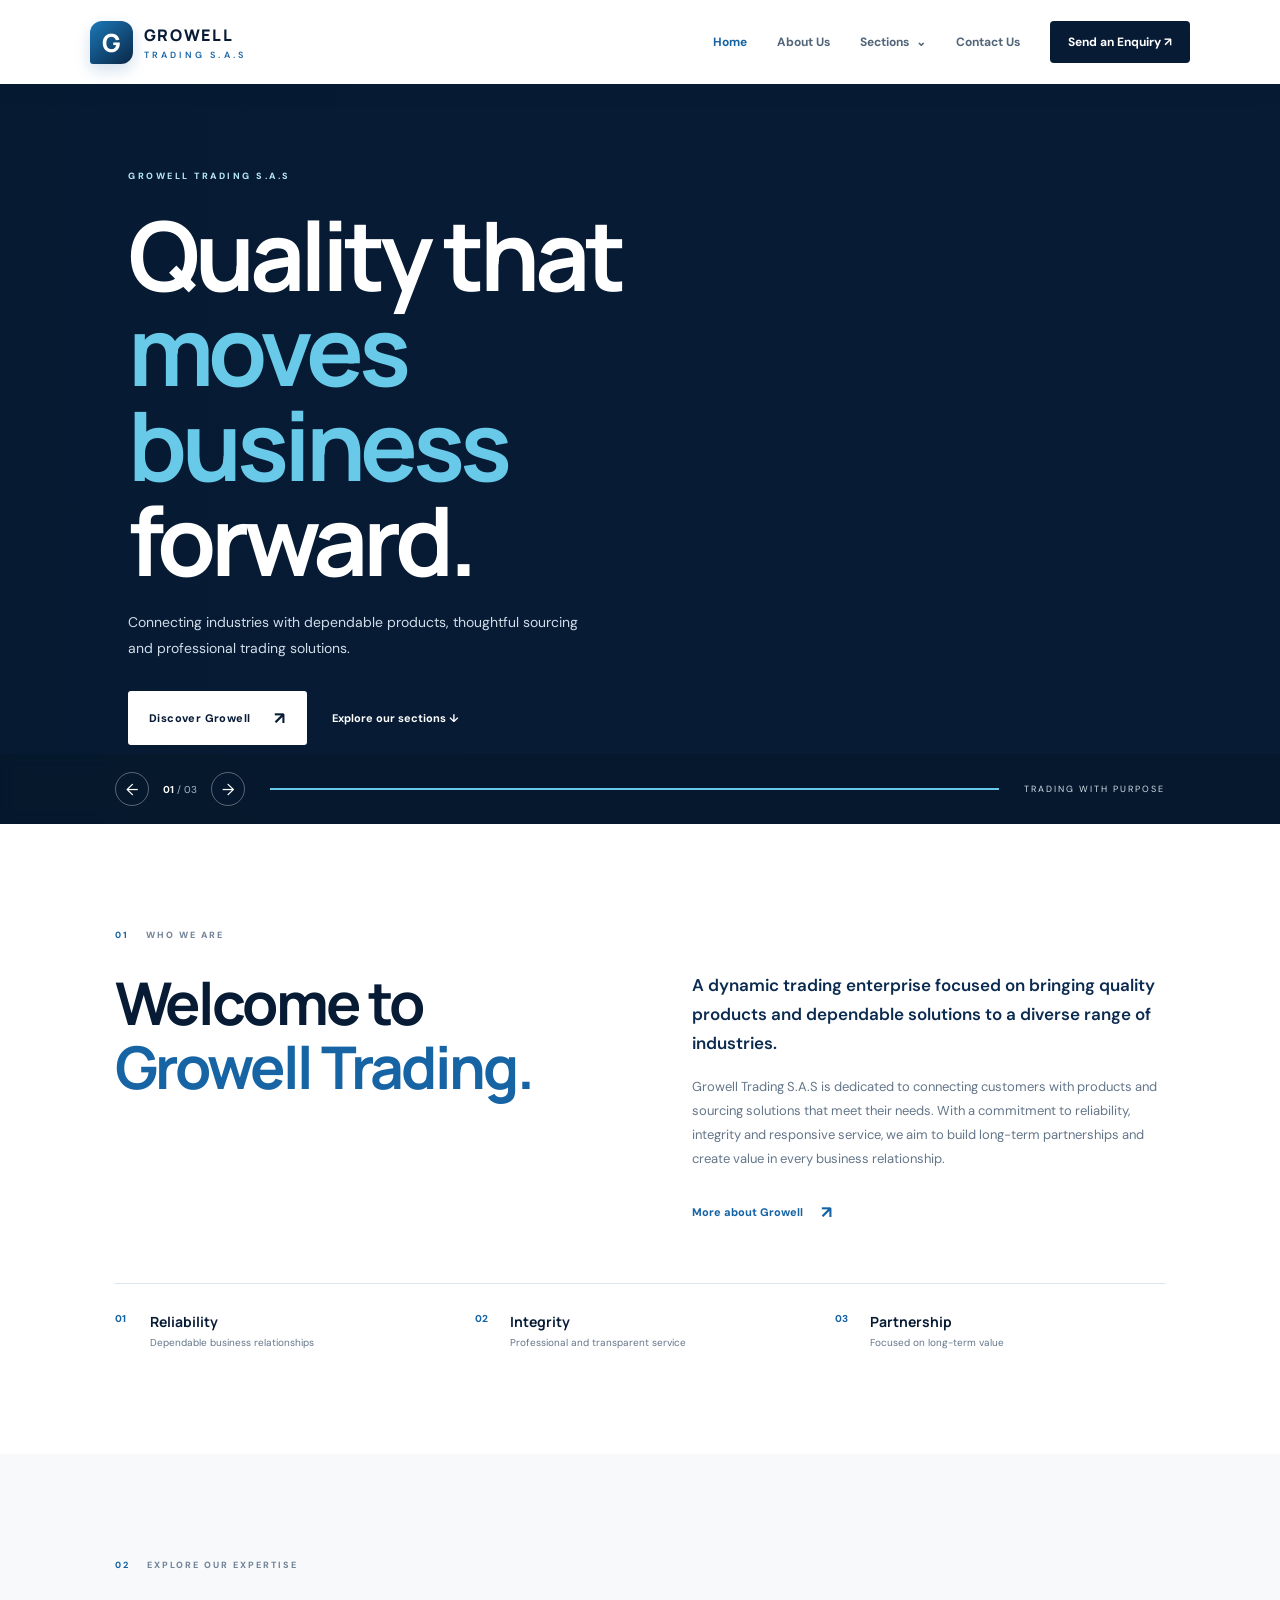
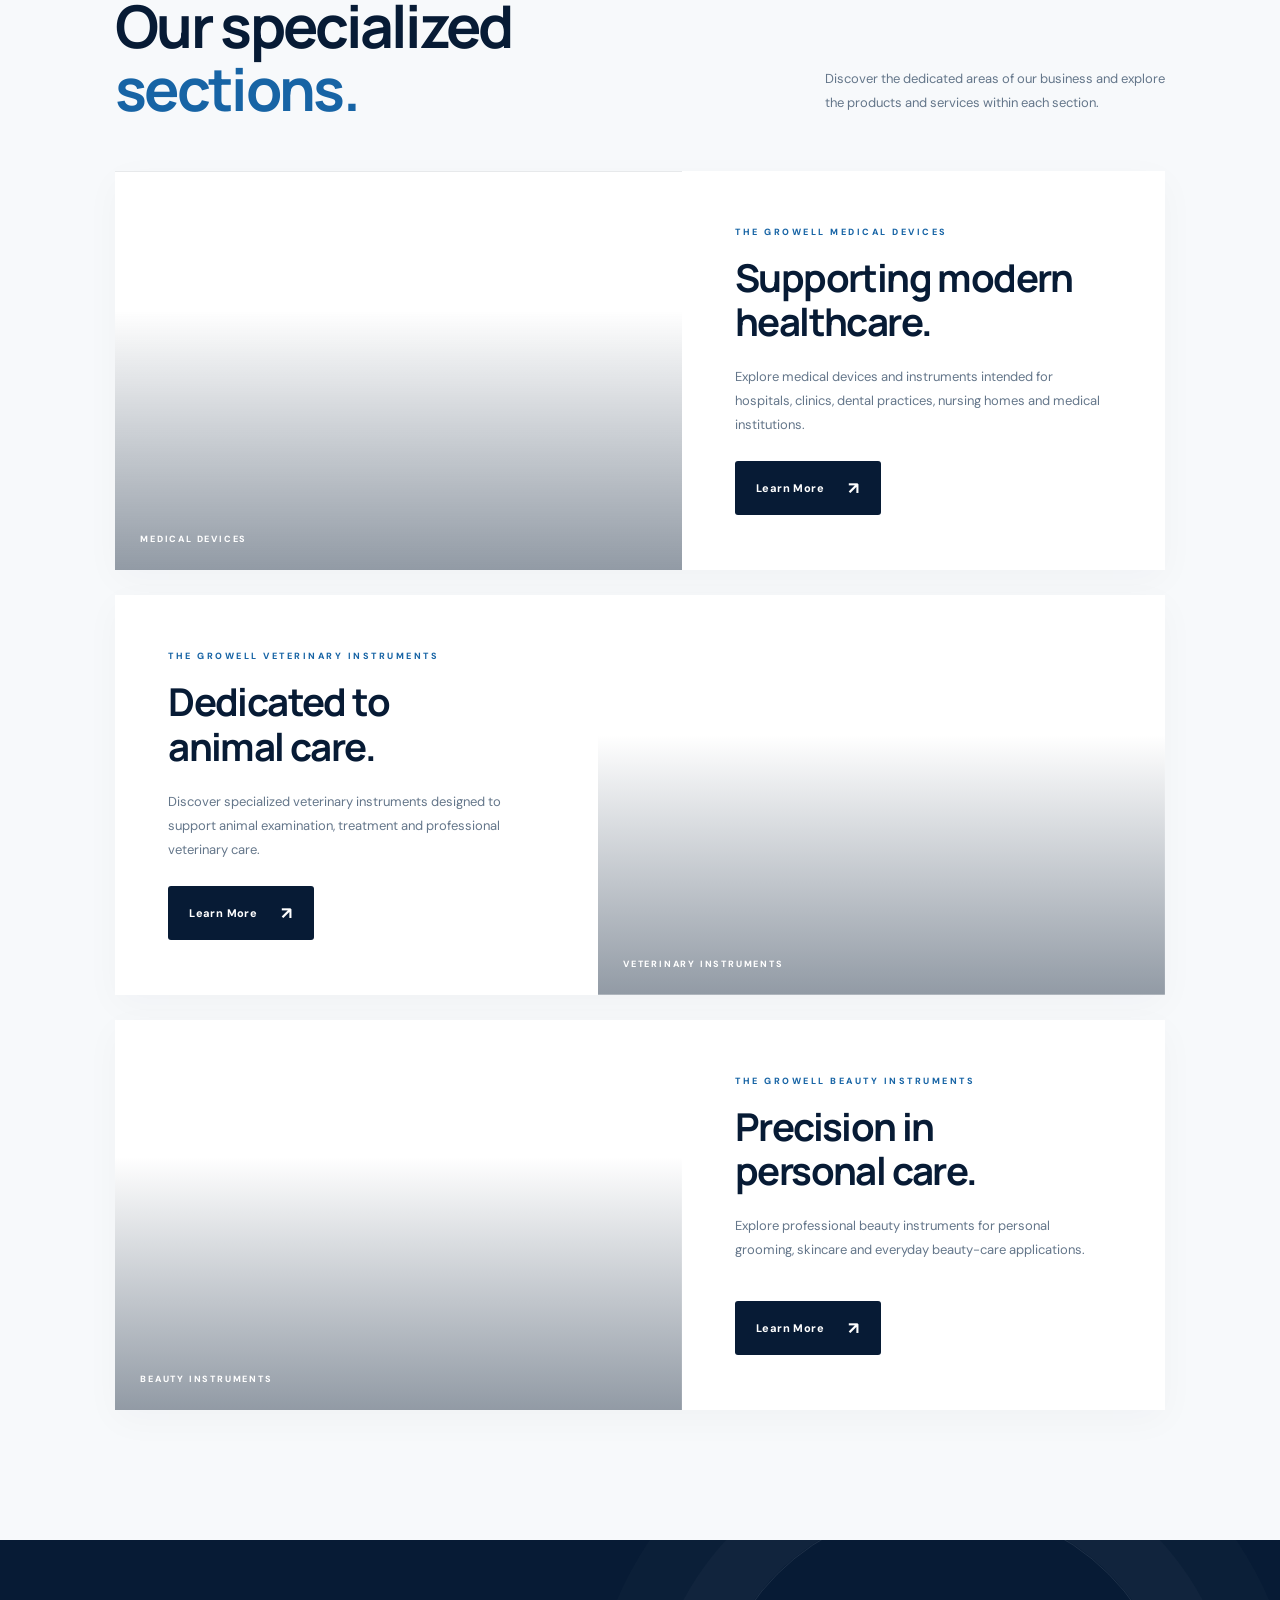
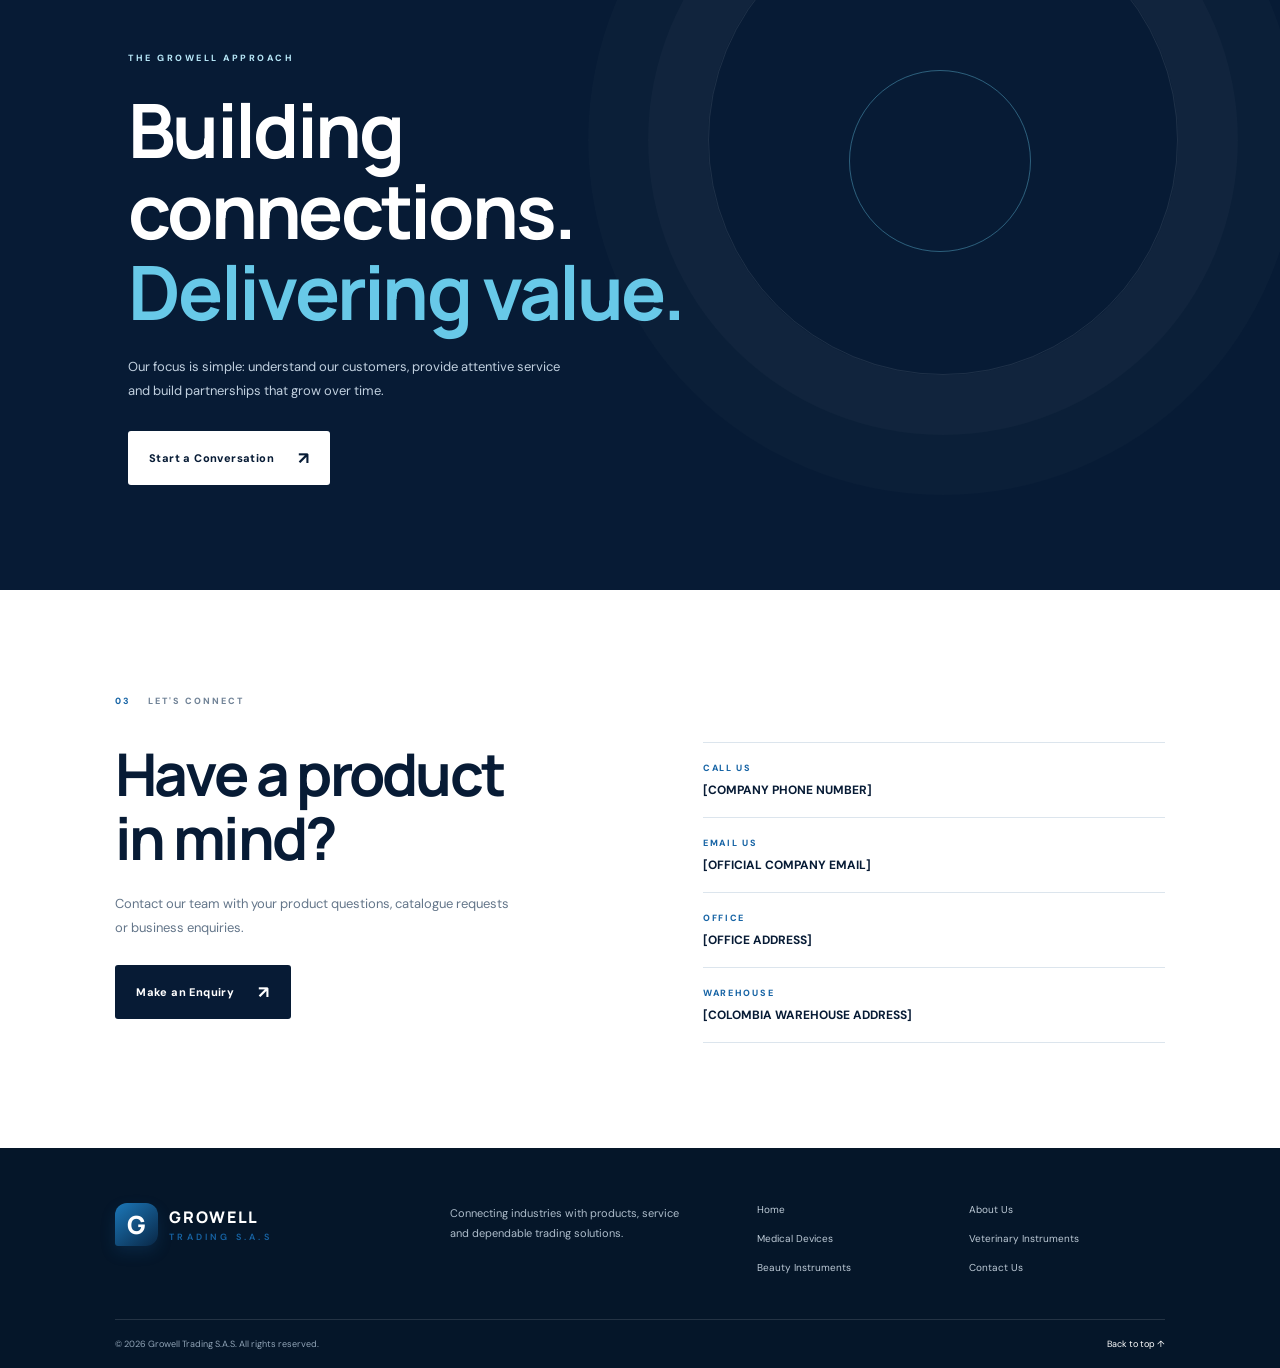
<file: index.html>
<!DOCTYPE html>
<html lang="en">
<head>
  <meta charset="UTF-8">
  <meta name="viewport" content="width=device-width, initial-scale=1.0">
  <meta name="description" content="Growell Trading S.A.S — Medical devices, veterinary instruments and professional beauty instruments.">
  <title>Growell Trading S.A.S | Quality in Every Detail</title>
  <link rel="preconnect" href="https://fonts.googleapis.com">
  <link rel="preconnect" href="https://fonts.gstatic.com" crossorigin>
  <link href="https://fonts.googleapis.com/css2?family=DM+Sans:wght@400;500;600;700&family=Manrope:wght@400;500;600;700;800&display=swap" rel="stylesheet">
  <link rel="stylesheet" href="styles.css">
  <script src="script.js" defer></script>
</head>
<body>

<header class="site-header">
  <a class="brand" href="index.html">
    <span class="brand-mark">G</span>
    <span class="brand-name">GROWELL <small>TRADING S.A.S</small></span>
  </a>

  <button class="menu-toggle" aria-label="Open navigation" aria-expanded="false">
    <span></span><span></span><span></span>
  </button>

  <nav class="main-nav">
    <a class="active" href="index.html">Home</a>
    <a href="about.html">About Us</a>
    <div class="nav-dropdown">
      <a href="#sections">Sections <span>⌄</span></a>
      <div class="dropdown-menu">
        <a href="medical.html">Medical Devices</a>
        <a href="veterinary.html">Veterinary Instruments</a>
        <a href="beauty.html">Beauty Instruments</a>
      </div>
    </div>
    <a href="contact.html">Contact Us</a>
    <a class="nav-cta" href="contact.html">Send an Enquiry <span>↗</span></a>
  </nav>
</header>

<main>
  <section class="hero">
    <div class="hero-slides">
      <div class="hero-slide active hero-medical">
        <div class="hero-content">
          <span class="eyebrow light">GROWELL TRADING S.A.S</span>
          <h1>Quality that<br><em>moves business</em><br>forward.</h1>
          <p>Connecting industries with dependable products, thoughtful sourcing and professional trading solutions.</p>
          <div class="hero-actions">
            <a href="about.html" class="btn btn-light">Discover Growell <span>↗</span></a>
            <a href="#sections" class="text-link light-link">Explore our sections ↓</a>
          </div>
        </div>
      </div>

      <div class="hero-slide hero-veterinary">
        <div class="hero-content">
          <span class="eyebrow light">OUR SPECIALIZED SECTIONS</span>
          <h1>Solutions for<br><em>every field</em><br>of care.</h1>
          <p>Explore our specialized range of medical devices, veterinary instruments and beauty instruments.</p>
          <div class="hero-actions">
            <a href="#sections" class="btn btn-light">Explore Sections <span>↗</span></a>
          </div>
        </div>
      </div>

      <div class="hero-slide hero-beauty">
        <div class="hero-content">
          <span class="eyebrow light">BUILT ON PARTNERSHIP</span>
          <h1>Driven by trust.<br><em>Focused on</em><br>your needs.</h1>
          <p>We believe in lasting business relationships, responsive service and value in every transaction.</p>
          <div class="hero-actions">
            <a href="contact.html" class="btn btn-light">Talk to Our Team <span>↗</span></a>
          </div>
        </div>
      </div>
    </div>

    <div class="hero-bottom">
      <div class="slide-controls">
        <button class="slide-prev" aria-label="Previous slide">←</button>
        <span class="slide-count"><b class="current-slide">01</b> / 03</span>
        <button class="slide-next" aria-label="Next slide">→</button>
      </div>
      <div class="slide-progress"><span></span></div>
      <span class="hero-caption">TRADING WITH PURPOSE</span>
    </div>
    <div class="hero-decoration">G</div>
  </section>

  <section class="intro section-pad reveal">
    <div class="section-label"><span>01</span> WHO WE ARE</div>
    <div class="intro-grid">
      <h2>Welcome to<br><span>Growell Trading.</span></h2>
      <div class="intro-copy">
        <p class="lead">A dynamic trading enterprise focused on bringing quality products and dependable solutions to a diverse range of industries.</p>
        <p>Growell Trading S.A.S is dedicated to connecting customers with products and sourcing solutions that meet their needs. With a commitment to reliability, integrity and responsive service, we aim to build long-term partnerships and create value in every business relationship.</p>
        <a href="about.html" class="arrow-link">More about Growell <span>↗</span></a>
      </div>
    </div>
    <div class="intro-line"></div>
    <div class="intro-values">
      <div><span>01</span><strong>Reliability</strong><small>Dependable business relationships</small></div>
      <div><span>02</span><strong>Integrity</strong><small>Professional and transparent service</small></div>
      <div><span>03</span><strong>Partnership</strong><small>Focused on long-term value</small></div>
    </div>
  </section>

  <section class="sections-section section-pad" id="sections">
    <div class="section-heading reveal">
      <div>
        <div class="section-label"><span>02</span> EXPLORE OUR EXPERTISE</div>
        <h2>Our specialized<br><span>sections.</span></h2>
      </div>
      <p>Discover the dedicated areas of our business and explore the products and services within each section.</p>
    </div>

    <article class="feature-card reveal">
      <div class="feature-image medical-image">
        <span class="image-index">01 / 03</span>
        <span class="image-tag">MEDICAL DEVICES</span>
      </div>
      <div class="feature-info">
        <span class="eyebrow">THE GROWELL MEDICAL DEVICES</span>
        <h3>Supporting modern<br>healthcare.</h3>
        <p>Explore medical devices and instruments intended for hospitals, clinics, dental practices, nursing homes and medical institutions.</p>
        <a href="medical.html" class="btn btn-dark">Learn More <span>↗</span></a>
      </div>
    </article>

    <article class="feature-card reverse reveal">
      <div class="feature-image veterinary-image">
        <span class="image-index">02 / 03</span>
        <span class="image-tag">VETERINARY INSTRUMENTS</span>
      </div>
      <div class="feature-info">
        <span class="eyebrow">THE GROWELL VETERINARY INSTRUMENTS</span>
        <h3>Dedicated to<br>animal care.</h3>
        <p>Discover specialized veterinary instruments designed to support animal examination, treatment and professional veterinary care.</p>
        <a href="veterinary.html" class="btn btn-dark">Learn More <span>↗</span></a>
      </div>
    </article>

    <article class="feature-card reveal">
      <div class="feature-image beauty-image">
        <span class="image-index">03 / 03</span>
        <span class="image-tag">BEAUTY INSTRUMENTS</span>
      </div>
      <div class="feature-info">
        <span class="eyebrow">THE GROWELL BEAUTY INSTRUMENTS</span>
        <h3>Precision in<br>personal care.</h3>
        <p>Explore professional beauty instruments for personal grooming, skincare and everyday beauty-care applications.</p>
        <a href="beauty.html" class="btn btn-dark">Learn More <span>↗</span></a>
      </div>
    </article>
  </section>

  <section class="statement reveal">
    <div class="statement-inner">
      <span class="eyebrow light">THE GROWELL APPROACH</span>
      <h2>Building connections.<br><em>Delivering value.</em></h2>
      <p>Our focus is simple: understand our customers, provide attentive service and build partnerships that grow over time.</p>
      <a href="contact.html" class="btn btn-light">Start a Conversation <span>↗</span></a>
    </div>
    <div class="statement-orbit"></div>
  </section>

  <section class="home-contact section-pad reveal">
    <div class="section-label"><span>03</span> LET'S CONNECT</div>
    <div class="home-contact-grid">
      <div>
        <h2>Have a product<br>in mind?</h2>
        <p>Contact our team with your product questions, catalogue requests or business enquiries.</p>
        <a href="contact.html" class="btn btn-dark">Make an Enquiry <span>↗</span></a>
      </div>
      <div class="contact-mini">
        <div><small>CALL US</small><strong>[COMPANY PHONE NUMBER]</strong></div>
        <div><small>EMAIL US</small><strong>[OFFICIAL COMPANY EMAIL]</strong></div>
        <div><small>OFFICE</small><strong>[OFFICE ADDRESS]</strong></div>
        <div><small>WAREHOUSE</small><strong>[COLOMBIA WAREHOUSE ADDRESS]</strong></div>
      </div>
    </div>
  </section>
</main>

<footer class="site-footer">
  <div class="footer-main">
    <a class="brand footer-brand" href="index.html">
      <span class="brand-mark">G</span>
      <span class="brand-name">GROWELL <small>TRADING S.A.S</small></span>
    </a>
    <p>Connecting industries with products, service and dependable trading solutions.</p>
    <div class="footer-links">
      <a href="index.html">Home</a>
      <a href="about.html">About Us</a>
      <a href="medical.html">Medical Devices</a>
      <a href="veterinary.html">Veterinary Instruments</a>
      <a href="beauty.html">Beauty Instruments</a>
      <a href="contact.html">Contact Us</a>
    </div>
  </div>
  <div class="footer-bottom">
    <span>© <span class="year"></span> Growell Trading S.A.S. All rights reserved.</span>
    <a href="#top">Back to top ↑</a>
  </div>
</footer>

</body>
</html>
</file>
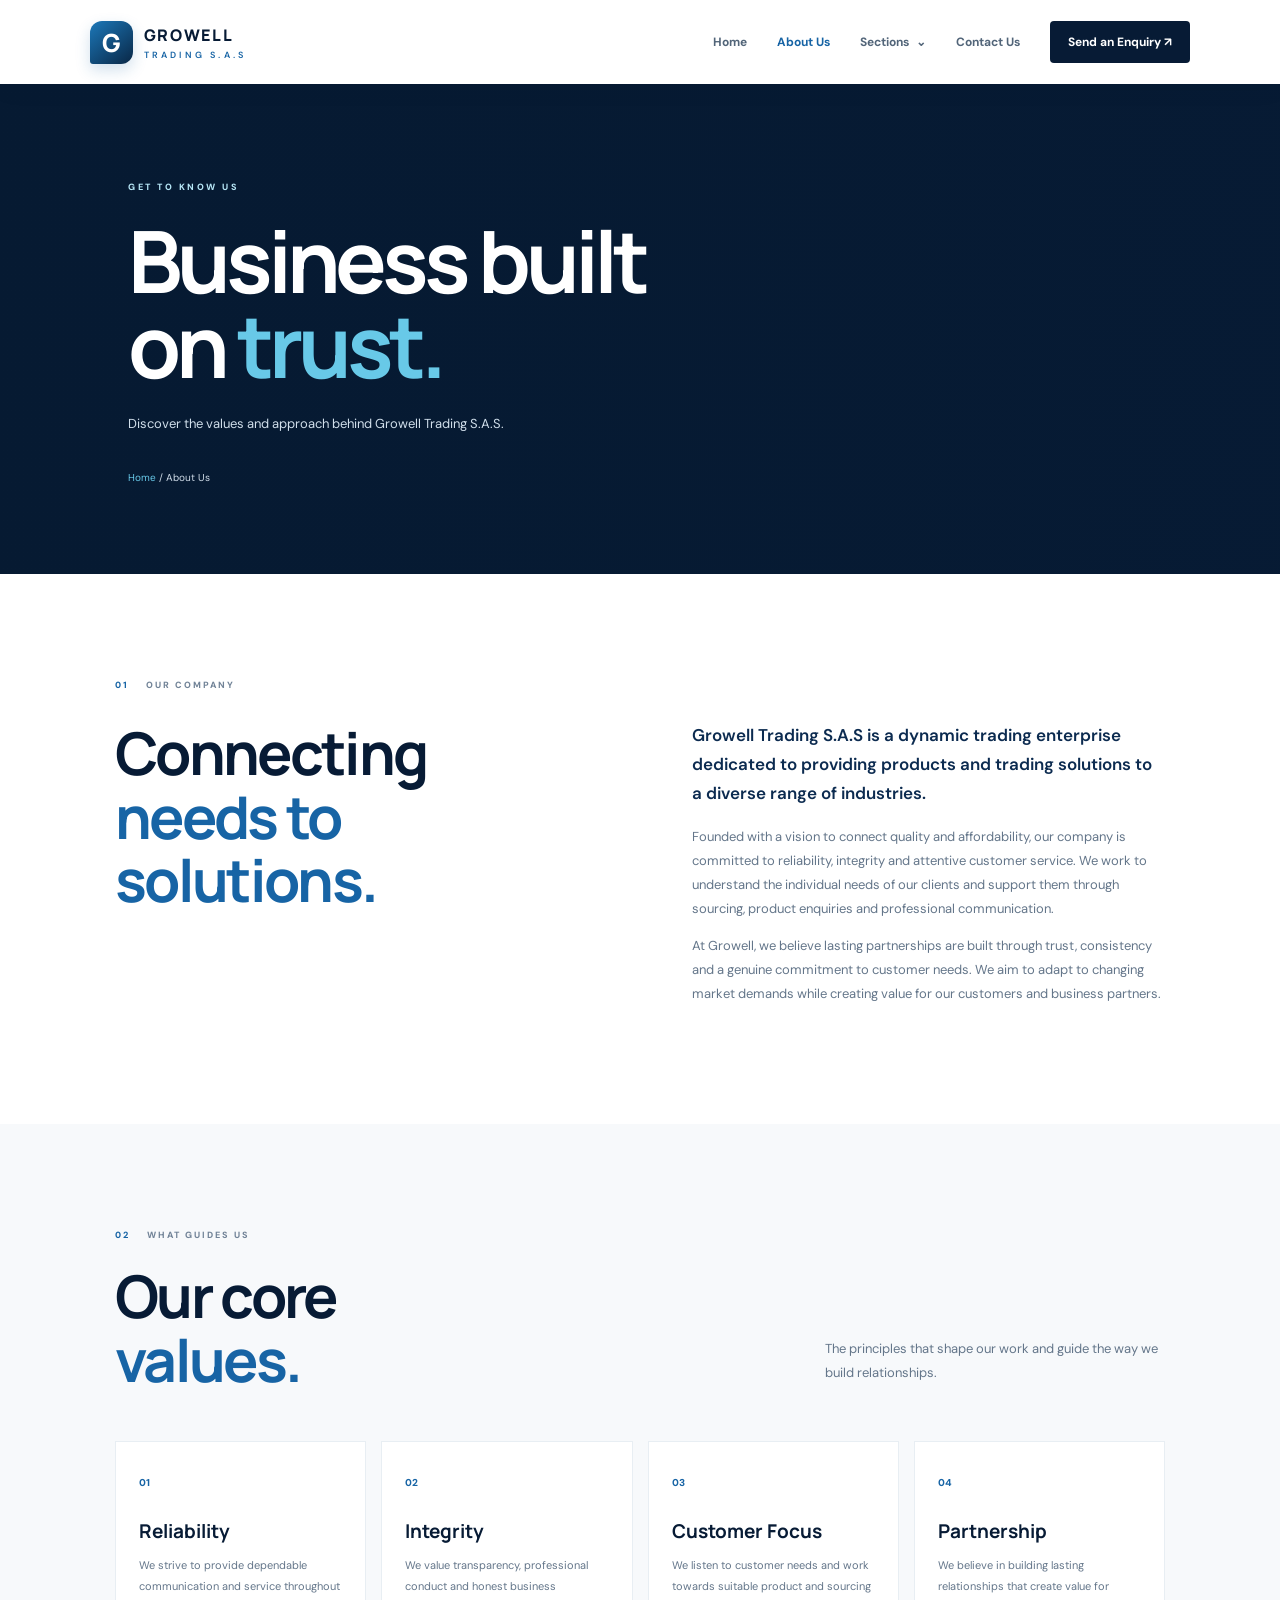
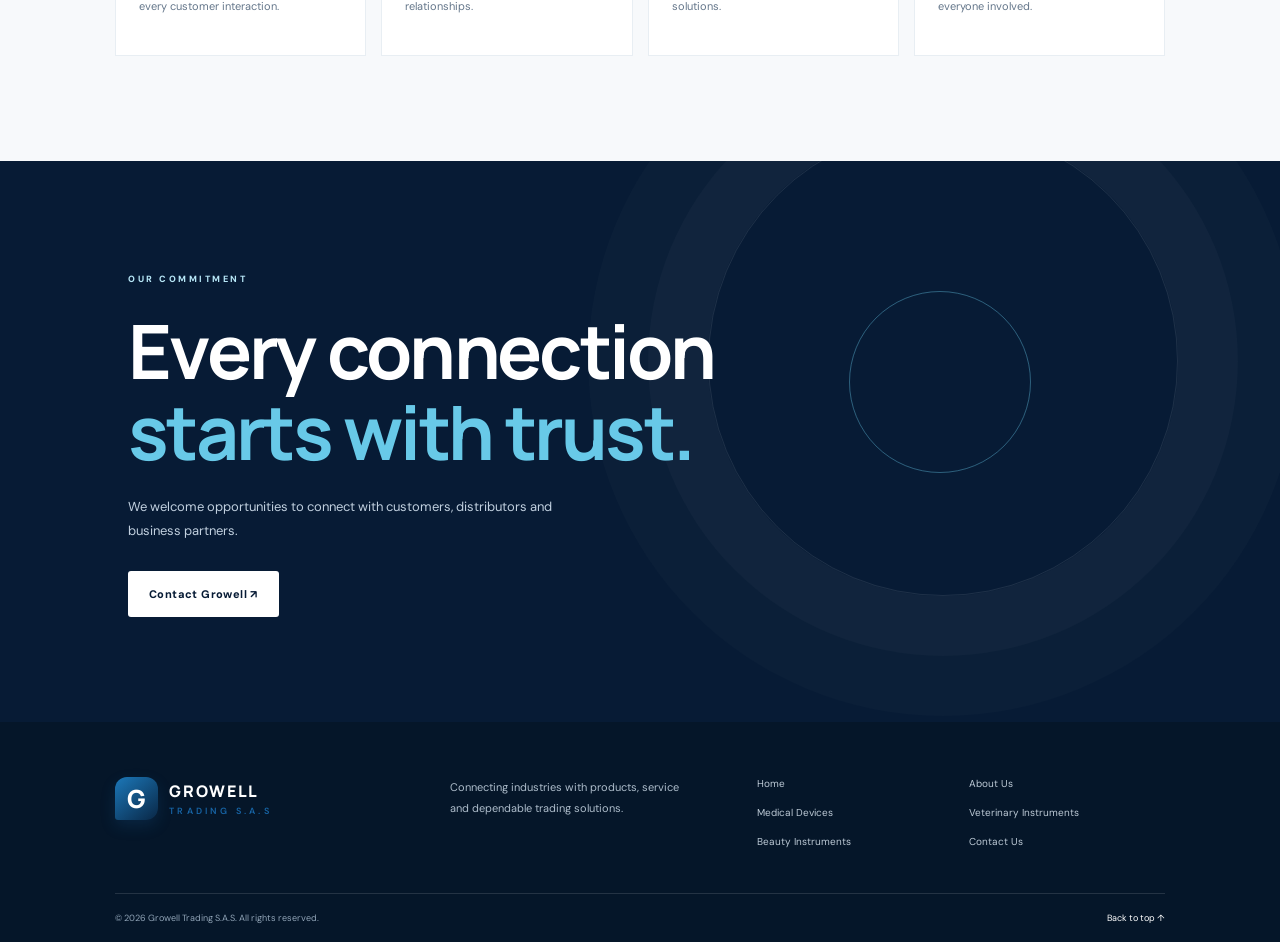
<file: about.html>
<!DOCTYPE html>
<html lang="en">
<head>
  <meta charset="UTF-8">
  <meta name="viewport" content="width=device-width, initial-scale=1.0">
  <title>About Us | Growell Trading S.A.S</title>
  <link rel="preconnect" href="https://fonts.googleapis.com">
  <link href="https://fonts.googleapis.com/css2?family=DM+Sans:wght@400;500;600;700&family=Manrope:wght@400;500;600;700;800&display=swap" rel="stylesheet">
  <link rel="stylesheet" href="styles.css">
  <script src="script.js" defer></script>
</head>
<body>
<header class="site-header">
  <a class="brand" href="index.html"><span class="brand-mark">G</span><span class="brand-name">GROWELL <small>TRADING S.A.S</small></span></a>
  <button class="menu-toggle" aria-label="Open navigation" aria-expanded="false"><span></span><span></span><span></span></button>
  <nav class="main-nav">
    <a href="index.html">Home</a><a class="active" href="about.html">About Us</a>
    <div class="nav-dropdown"><a href="index.html#sections">Sections <span>⌄</span></a><div class="dropdown-menu"><a href="medical.html">Medical Devices</a><a href="veterinary.html">Veterinary Instruments</a><a href="beauty.html">Beauty Instruments</a></div></div>
    <a href="contact.html">Contact Us</a><a class="nav-cta" href="contact.html">Send an Enquiry ↗</a>
  </nav>
</header>

<main>
  <section class="page-hero about-hero">
    <div class="page-hero-content">
      <span class="eyebrow light">GET TO KNOW US</span>
      <h1>Business built<br>on <em>trust.</em></h1>
      <p>Discover the values and approach behind Growell Trading S.A.S.</p>
      <div class="breadcrumbs"><a href="index.html">Home</a> / About Us</div>
    </div>
  </section>

  <section class="about-story section-pad reveal">
    <div class="section-label"><span>01</span> OUR COMPANY</div>
    <div class="intro-grid">
      <h2>Connecting<br><span>needs to solutions.</span></h2>
      <div class="intro-copy">
        <p class="lead">Growell Trading S.A.S is a dynamic trading enterprise dedicated to providing products and trading solutions to a diverse range of industries.</p>
        <p>Founded with a vision to connect quality and affordability, our company is committed to reliability, integrity and attentive customer service. We work to understand the individual needs of our clients and support them through sourcing, product enquiries and professional communication.</p>
        <p>At Growell, we believe lasting partnerships are built through trust, consistency and a genuine commitment to customer needs. We aim to adapt to changing market demands while creating value for our customers and business partners.</p>
      </div>
    </div>
  </section>

  <section class="values-section section-pad">
    <div class="section-heading reveal">
      <div><div class="section-label"><span>02</span> WHAT GUIDES US</div><h2>Our core<br><span>values.</span></h2></div>
      <p>The principles that shape our work and guide the way we build relationships.</p>
    </div>
    <div class="values-grid">
      <article class="value-card reveal"><span>01</span><h3>Reliability</h3><p>We strive to provide dependable communication and service throughout every customer interaction.</p></article>
      <article class="value-card reveal"><span>02</span><h3>Integrity</h3><p>We value transparency, professional conduct and honest business relationships.</p></article>
      <article class="value-card reveal"><span>03</span><h3>Customer Focus</h3><p>We listen to customer needs and work towards suitable product and sourcing solutions.</p></article>
      <article class="value-card reveal"><span>04</span><h3>Partnership</h3><p>We believe in building lasting relationships that create value for everyone involved.</p></article>
    </div>
  </section>

  <section class="statement reveal">
    <div class="statement-inner">
      <span class="eyebrow light">OUR COMMITMENT</span>
      <h2>Every connection<br><em>starts with trust.</em></h2>
      <p>We welcome opportunities to connect with customers, distributors and business partners.</p>
      <a href="contact.html" class="btn btn-light">Contact Growell ↗</a>
    </div>
    <div class="statement-orbit"></div>
  </section>
</main>

<footer class="site-footer">
  <div class="footer-main">
    <a class="brand footer-brand" href="index.html"><span class="brand-mark">G</span><span class="brand-name">GROWELL <small>TRADING S.A.S</small></span></a>
    <p>Connecting industries with products, service and dependable trading solutions.</p>
    <div class="footer-links"><a href="index.html">Home</a><a href="about.html">About Us</a><a href="medical.html">Medical Devices</a><a href="veterinary.html">Veterinary Instruments</a><a href="beauty.html">Beauty Instruments</a><a href="contact.html">Contact Us</a></div>
  </div>
  <div class="footer-bottom"><span>© <span class="year"></span> Growell Trading S.A.S. All rights reserved.</span><a href="#">Back to top ↑</a></div>
</footer>
</body>
</html>
</file>
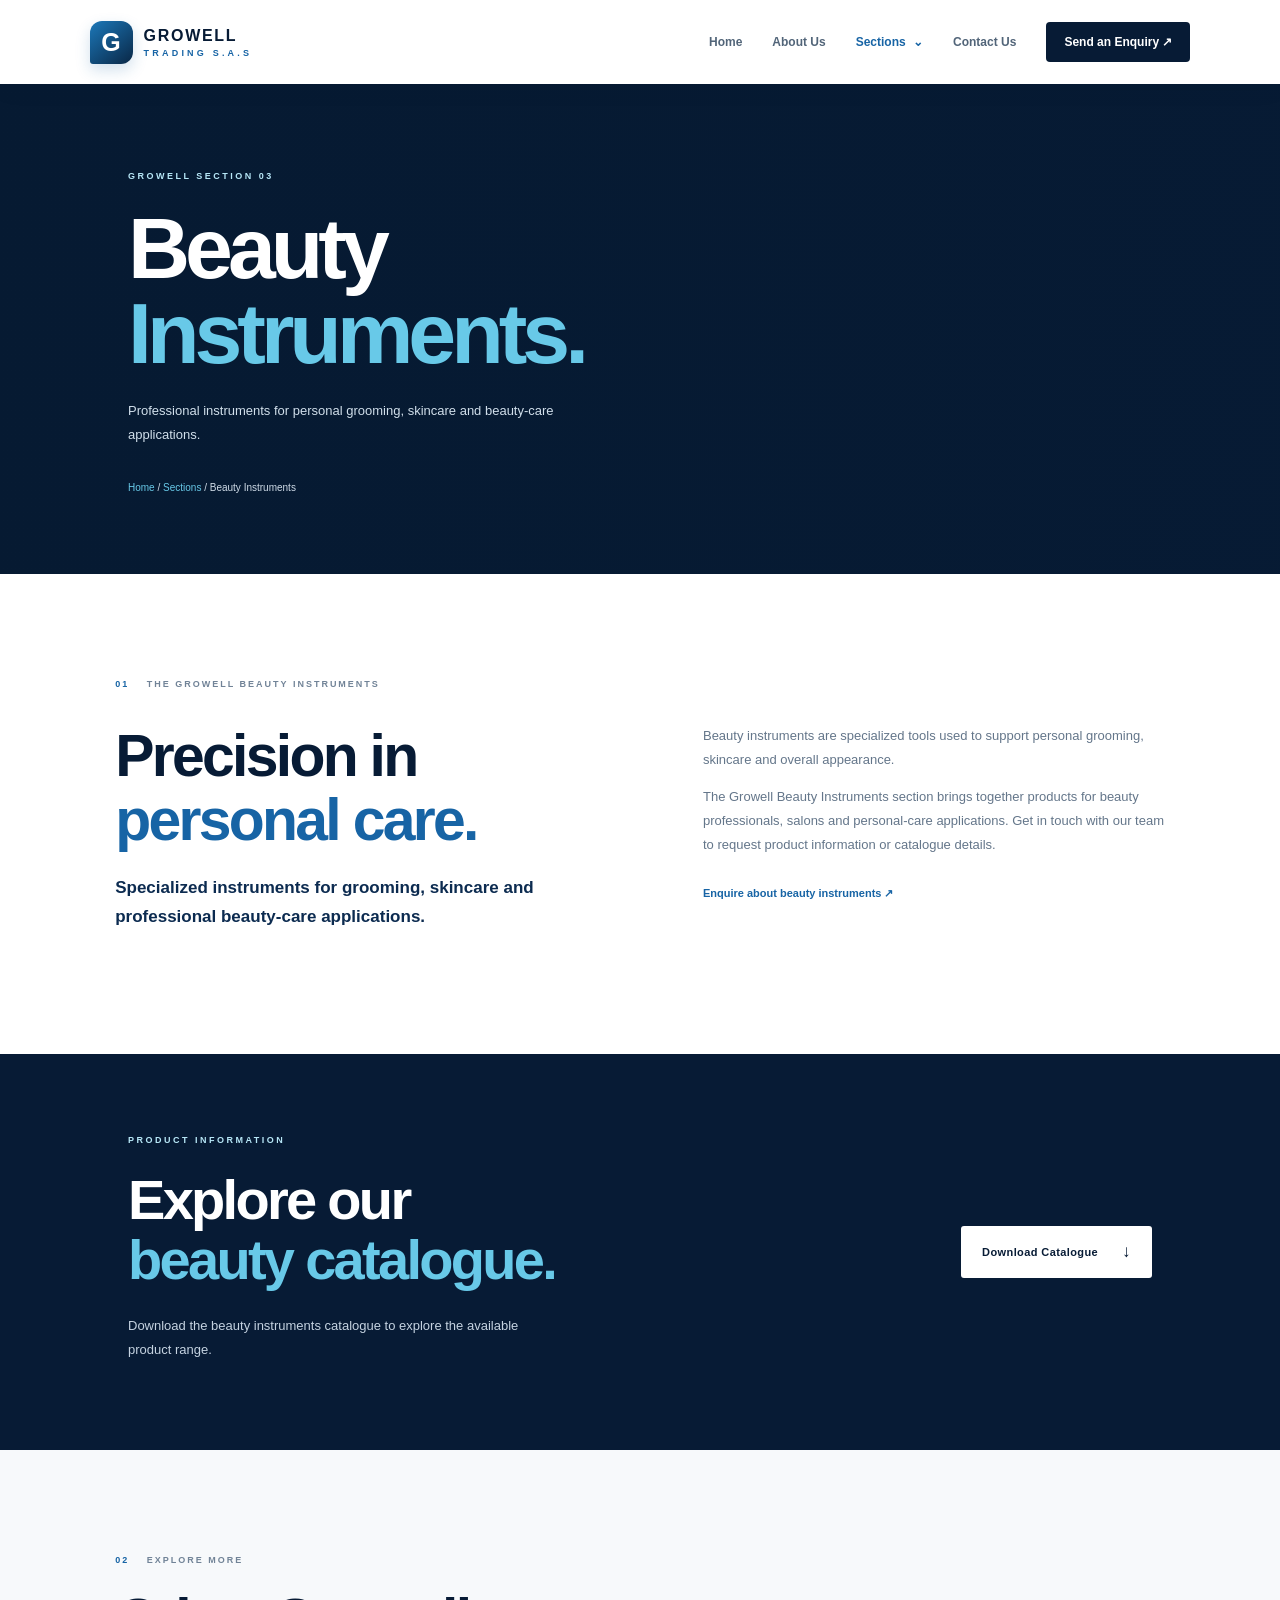
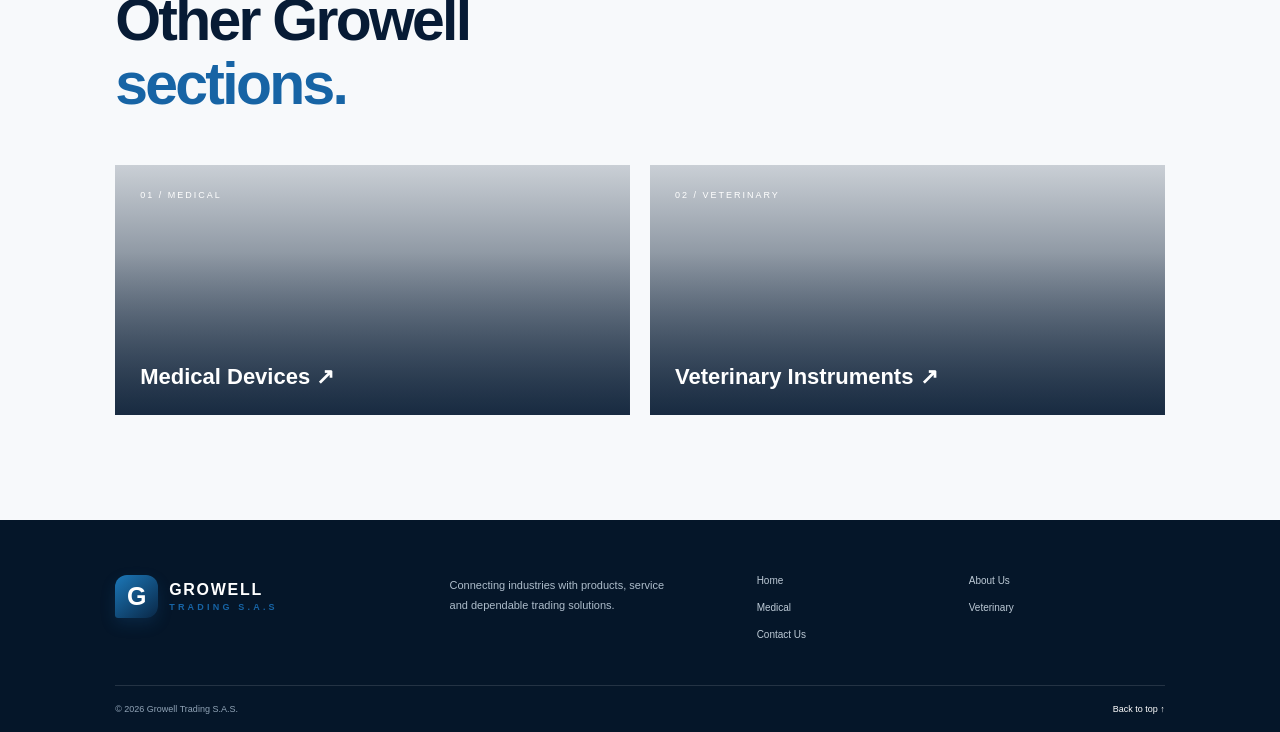
<file: beauty.html>
<!DOCTYPE html>
<html lang="en">
<head>
  <meta charset="UTF-8">
  <meta name="viewport" content="width=device-width, initial-scale=1.0">
  <title>Beauty Instruments | Growell Trading S.A.S</title>
  <link rel="stylesheet" href="styles.css">
  <script src="script.js" defer></script>
</head>
<body>
<header class="site-header">
  <a class="brand" href="index.html"><span class="brand-mark">G</span><span class="brand-name">GROWELL <small>TRADING S.A.S</small></span></a>
  <button class="menu-toggle" aria-label="Open navigation" aria-expanded="false"><span></span><span></span><span></span></button>
  <nav class="main-nav"><a href="index.html">Home</a><a href="about.html">About Us</a><div class="nav-dropdown"><a class="active" href="index.html#sections">Sections <span>⌄</span></a><div class="dropdown-menu"><a href="medical.html">Medical Devices</a><a href="veterinary.html">Veterinary Instruments</a><a href="beauty.html">Beauty Instruments</a></div></div><a href="contact.html">Contact Us</a><a class="nav-cta" href="contact.html">Send an Enquiry ↗</a></nav>
</header>
<main>
  <section class="page-hero beauty-hero">
    <div class="page-hero-content"><span class="eyebrow light">GROWELL SECTION 03</span><h1>Beauty<br><em>Instruments.</em></h1><p>Professional instruments for personal grooming, skincare and beauty-care applications.</p><div class="breadcrumbs"><a href="index.html">Home</a> / <a href="index.html#sections">Sections</a> / Beauty Instruments</div></div>
  </section>
  <section class="detail-section section-pad reveal">
    <div class="section-label"><span>01</span> THE GROWELL BEAUTY INSTRUMENTS</div>
    <div class="detail-grid">
      <div><h2>Precision in<br><span>personal care.</span></h2><p class="lead">Specialized instruments for grooming, skincare and professional beauty-care applications.</p></div>
      <div class="detail-copy"><p>Beauty instruments are specialized tools used to support personal grooming, skincare and overall appearance.</p><p>The Growell Beauty Instruments section brings together products for beauty professionals, salons and personal-care applications. Get in touch with our team to request product information or catalogue details.</p><a href="contact.html?subject=Beauty%20Instruments%20Enquiry" class="arrow-link">Enquire about beauty instruments ↗</a></div>
    </div>
  </section>
  <section class="catalogue-section reveal"><div class="catalogue-inner"><div><span class="eyebrow light">PRODUCT INFORMATION</span><h2>Explore our<br><em>beauty catalogue.</em></h2><p>Download the beauty instruments catalogue to explore the available product range.</p></div><a class="btn btn-light download-link" href="catalogues/beauty-catalogue.pdf" download>Download Catalogue <span>↓</span></a></div></section>
  <section class="related-section section-pad"><div class="section-heading reveal"><div><div class="section-label"><span>02</span> EXPLORE MORE</div><h2>Other Growell<br><span>sections.</span></h2></div></div><div class="related-grid"><a href="medical.html" class="related-card medical-image"><span>01 / MEDICAL</span><strong>Medical Devices ↗</strong></a><a href="veterinary.html" class="related-card veterinary-image"><span>02 / VETERINARY</span><strong>Veterinary Instruments ↗</strong></a></div></section>
</main>
<footer class="site-footer"><div class="footer-main"><a class="brand footer-brand" href="index.html"><span class="brand-mark">G</span><span class="brand-name">GROWELL <small>TRADING S.A.S</small></span></a><p>Connecting industries with products, service and dependable trading solutions.</p><div class="footer-links"><a href="index.html">Home</a><a href="about.html">About Us</a><a href="medical.html">Medical</a><a href="veterinary.html">Veterinary</a><a href="contact.html">Contact Us</a></div></div><div class="footer-bottom"><span>© <span class="year"></span> Growell Trading S.A.S.</span><a href="#">Back to top ↑</a></div></footer>
</body>
</html>
</file>
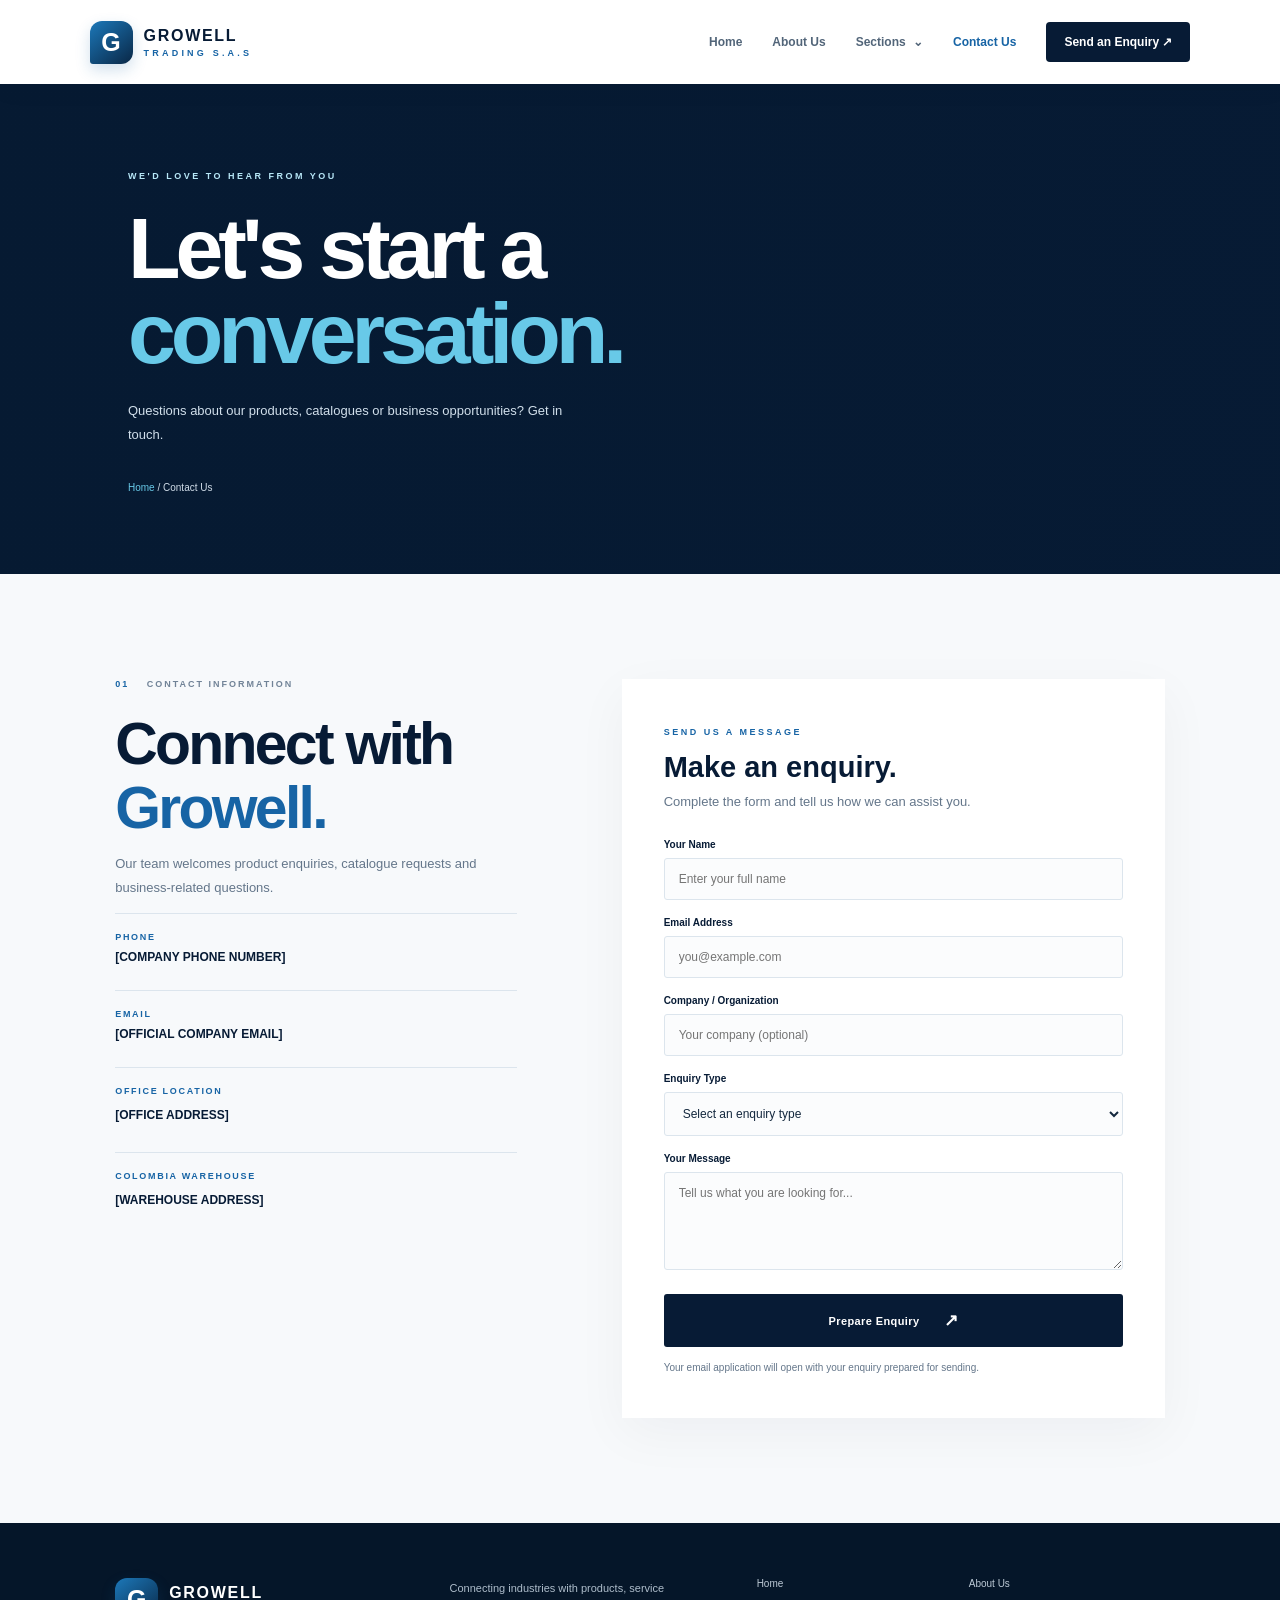
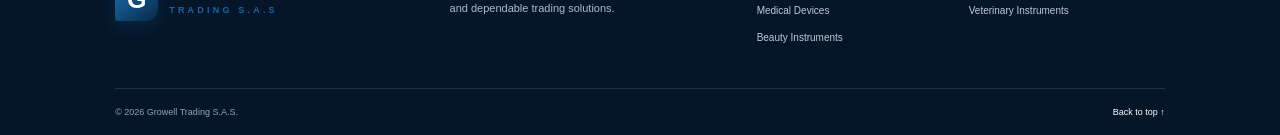
<file: contact.html>
<!DOCTYPE html>
<html lang="en">
<head>
  <meta charset="UTF-8">
  <meta name="viewport" content="width=device-width, initial-scale=1.0">
  <title>Contact Us | Growell Trading S.A.S</title>
  <link rel="stylesheet" href="styles.css">
  <script src="script.js" defer></script>
</head>
<body>
<header class="site-header">
  <a class="brand" href="index.html"><span class="brand-mark">G</span><span class="brand-name">GROWELL <small>TRADING S.A.S</small></span></a>
  <button class="menu-toggle" aria-label="Open navigation" aria-expanded="false"><span></span><span></span><span></span></button>
  <nav class="main-nav"><a href="index.html">Home</a><a href="about.html">About Us</a><div class="nav-dropdown"><a href="index.html#sections">Sections <span>⌄</span></a><div class="dropdown-menu"><a href="medical.html">Medical Devices</a><a href="veterinary.html">Veterinary Instruments</a><a href="beauty.html">Beauty Instruments</a></div></div><a class="active" href="contact.html">Contact Us</a><a class="nav-cta" href="#enquiry">Send an Enquiry ↗</a></nav>
</header>
<main>
  <section class="page-hero contact-hero">
    <div class="page-hero-content"><span class="eyebrow light">WE'D LOVE TO HEAR FROM YOU</span><h1>Let's start a<br><em>conversation.</em></h1><p>Questions about our products, catalogues or business opportunities? Get in touch.</p><div class="breadcrumbs"><a href="index.html">Home</a> / Contact Us</div></div>
  </section>

  <section class="contact-section section-pad" id="enquiry">
    <div class="contact-layout">
      <div class="contact-details reveal">
        <div class="section-label"><span>01</span> CONTACT INFORMATION</div>
        <h2>Connect with<br><span>Growell.</span></h2>
        <p>Our team welcomes product enquiries, catalogue requests and business-related questions.</p>
        <div class="contact-item"><small>PHONE</small><a href="tel:REPLACE_WITH_PHONE">[COMPANY PHONE NUMBER]</a></div>
        <div class="contact-item"><small>EMAIL</small><a href="mailto:REPLACE_WITH_EMAIL">[OFFICIAL COMPANY EMAIL]</a></div>
        <div class="contact-item"><small>OFFICE LOCATION</small><p>[OFFICE ADDRESS]</p></div>
        <div class="contact-item"><small>COLOMBIA WAREHOUSE</small><p>[WAREHOUSE ADDRESS]</p></div>
      </div>

      <form class="enquiry-form reveal" id="enquiry-form">
        <span class="eyebrow">SEND US A MESSAGE</span>
        <h3>Make an enquiry.</h3>
        <p>Complete the form and tell us how we can assist you.</p>

        <label for="customer-name">Your Name</label>
        <input id="customer-name" name="name" type="text" placeholder="Enter your full name" required>

        <label for="customer-email">Email Address</label>
        <input id="customer-email" name="email" type="email" placeholder="you@example.com" required>

        <label for="customer-company">Company / Organization</label>
        <input id="customer-company" name="company" type="text" placeholder="Your company (optional)">

        <label for="customer-subject">Enquiry Type</label>
        <select id="customer-subject" name="subject" required>
          <option value="">Select an enquiry type</option>
          <option>Medical Devices</option>
          <option>Veterinary Instruments</option>
          <option>Beauty Instruments</option>
          <option>Catalogue Request</option>
          <option>Business Partnership</option>
          <option>Other Enquiry</option>
        </select>

        <label for="customer-message">Your Message</label>
        <textarea id="customer-message" name="message" rows="5" placeholder="Tell us what you are looking for..." required></textarea>

        <button class="btn btn-dark form-submit" type="submit">Prepare Enquiry <span>↗</span></button>
        <small class="form-note">Your email application will open with your enquiry prepared for sending.</small>
      </form>
    </div>
  </section>
</main>
<footer class="site-footer"><div class="footer-main"><a class="brand footer-brand" href="index.html"><span class="brand-mark">G</span><span class="brand-name">GROWELL <small>TRADING S.A.S</small></span></a><p>Connecting industries with products, service and dependable trading solutions.</p><div class="footer-links"><a href="index.html">Home</a><a href="about.html">About Us</a><a href="medical.html">Medical Devices</a><a href="veterinary.html">Veterinary Instruments</a><a href="beauty.html">Beauty Instruments</a></div></div><div class="footer-bottom"><span>© <span class="year"></span> Growell Trading S.A.S.</span><a href="#">Back to top ↑</a></div></footer>
</body>
</html>
</file>
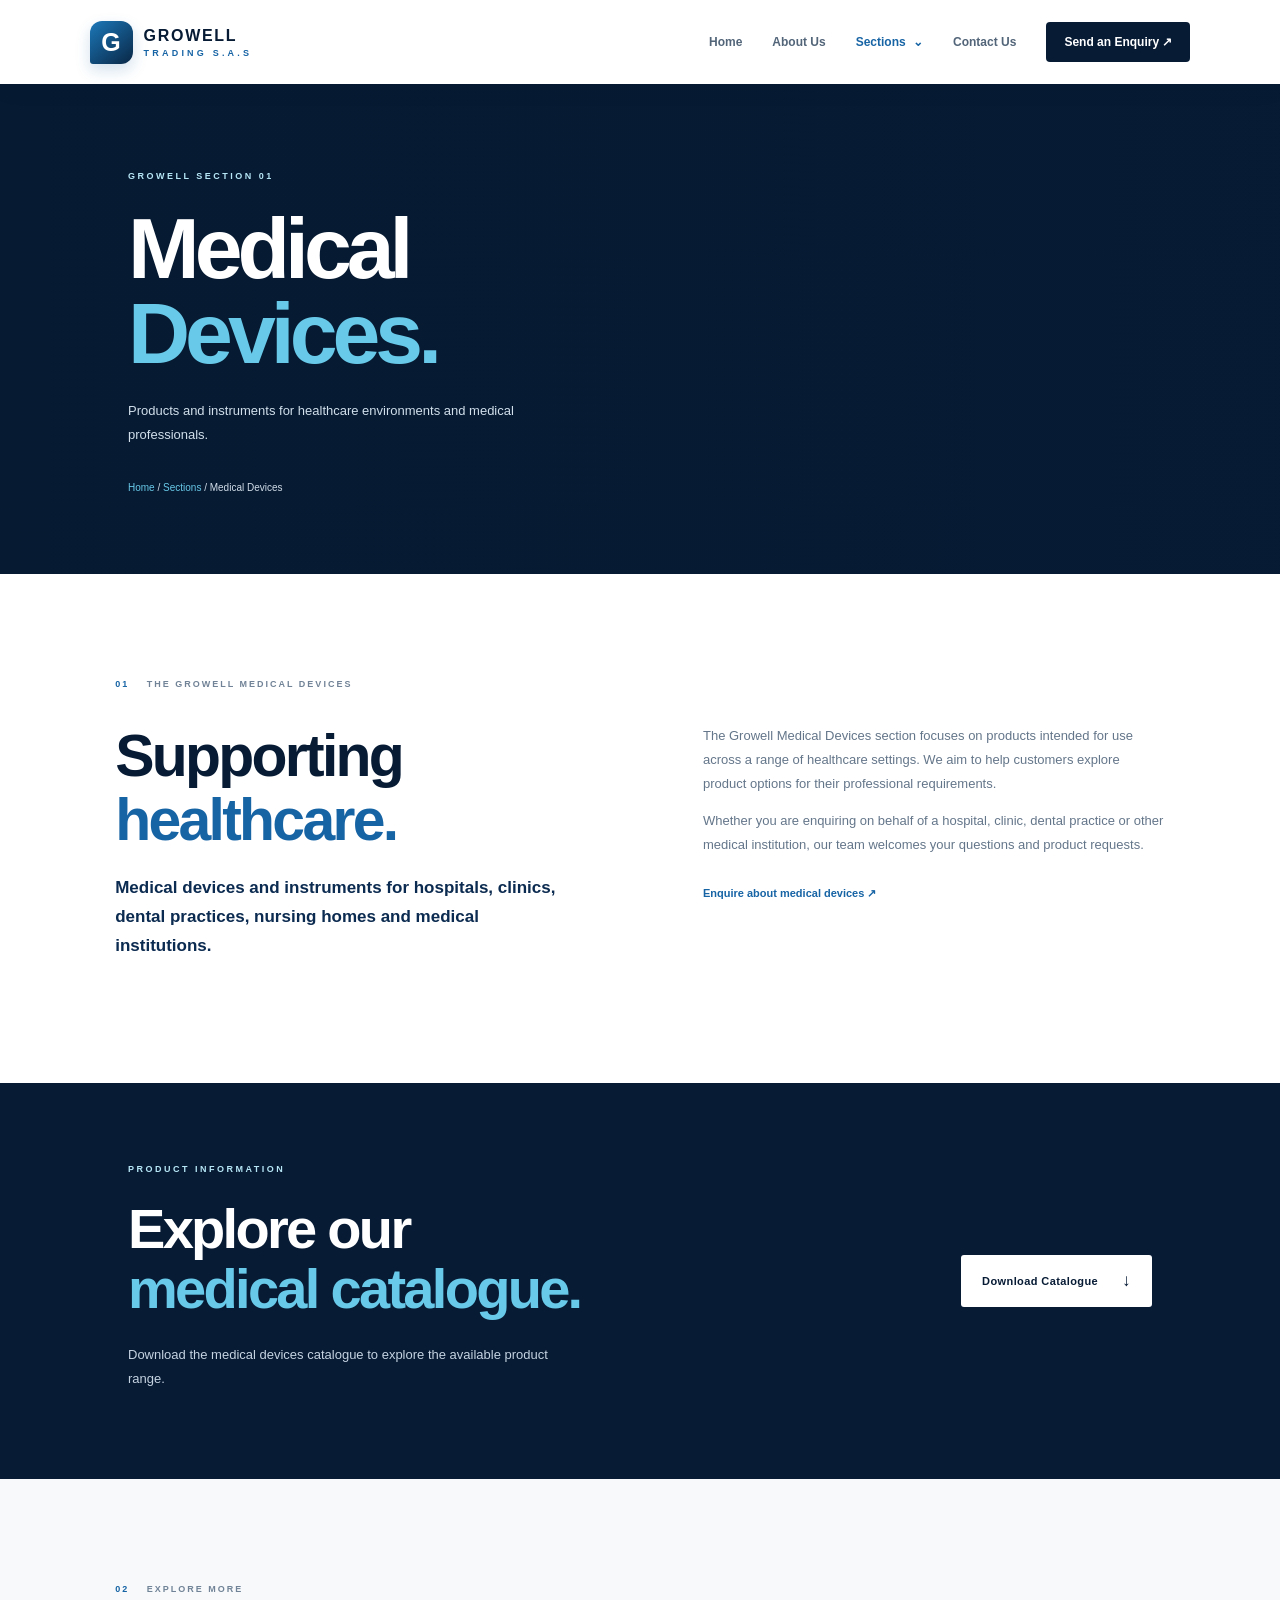
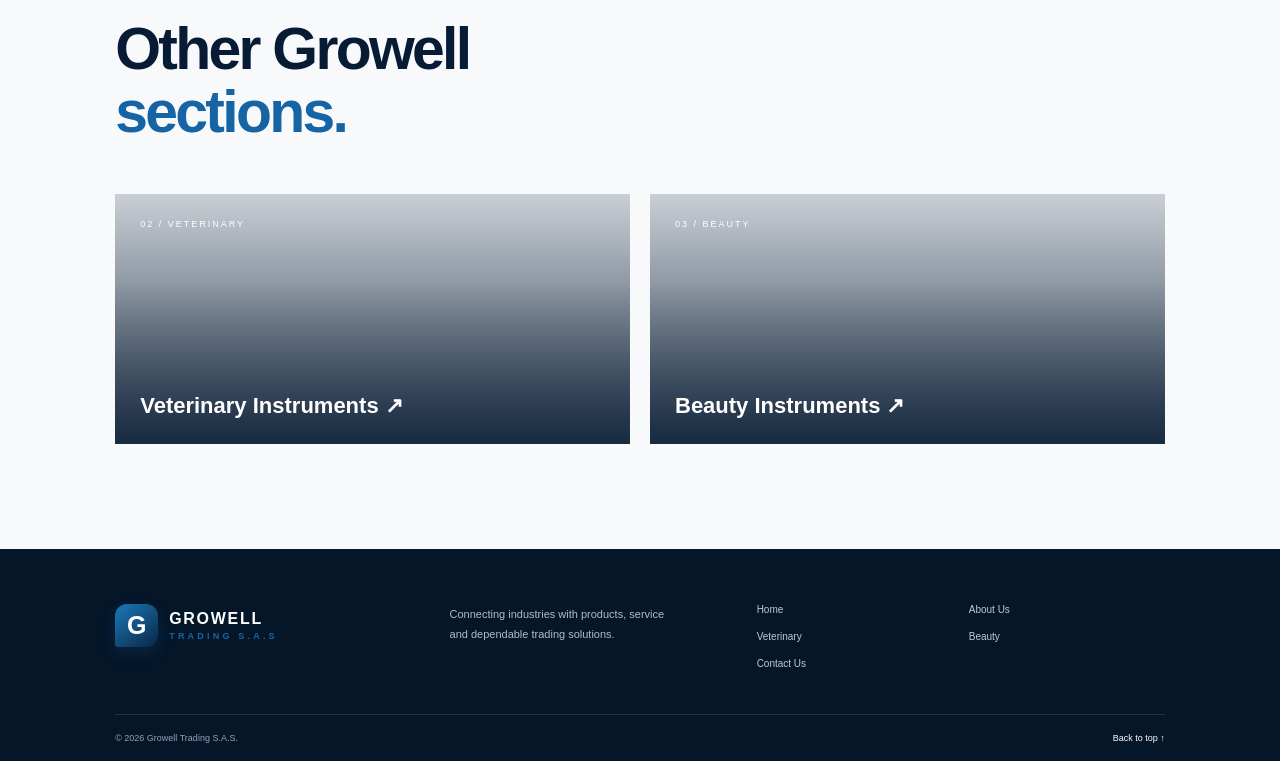
<file: medical.html>
<!DOCTYPE html>
<html lang="en">
<head>
  <meta charset="UTF-8">
  <meta name="viewport" content="width=device-width, initial-scale=1.0">
  <title>Medical Devices | Growell Trading S.A.S</title>
  <link rel="stylesheet" href="styles.css">
  <script src="script.js" defer></script>
</head>
<body>
<header class="site-header">
  <a class="brand" href="index.html"><span class="brand-mark">G</span><span class="brand-name">GROWELL <small>TRADING S.A.S</small></span></a>
  <button class="menu-toggle" aria-label="Open navigation" aria-expanded="false"><span></span><span></span><span></span></button>
  <nav class="main-nav"><a href="index.html">Home</a><a href="about.html">About Us</a><div class="nav-dropdown"><a class="active" href="index.html#sections">Sections <span>⌄</span></a><div class="dropdown-menu"><a href="medical.html">Medical Devices</a><a href="veterinary.html">Veterinary Instruments</a><a href="beauty.html">Beauty Instruments</a></div></div><a href="contact.html">Contact Us</a><a class="nav-cta" href="contact.html">Send an Enquiry ↗</a></nav>
</header>
<main>
  <section class="page-hero medical-hero">
    <div class="page-hero-content"><span class="eyebrow light">GROWELL SECTION 01</span><h1>Medical<br><em>Devices.</em></h1><p>Products and instruments for healthcare environments and medical professionals.</p><div class="breadcrumbs"><a href="index.html">Home</a> / <a href="index.html#sections">Sections</a> / Medical Devices</div></div>
  </section>
  <section class="detail-section section-pad reveal">
    <div class="section-label"><span>01</span> THE GROWELL MEDICAL DEVICES</div>
    <div class="detail-grid">
      <div><h2>Supporting<br><span>healthcare.</span></h2><p class="lead">Medical devices and instruments for hospitals, clinics, dental practices, nursing homes and medical institutions.</p></div>
      <div class="detail-copy"><p>The Growell Medical Devices section focuses on products intended for use across a range of healthcare settings. We aim to help customers explore product options for their professional requirements.</p><p>Whether you are enquiring on behalf of a hospital, clinic, dental practice or other medical institution, our team welcomes your questions and product requests.</p><a href="contact.html?subject=Medical%20Devices%20Enquiry" class="arrow-link">Enquire about medical devices ↗</a></div>
    </div>
  </section>
  <section class="catalogue-section reveal">
    <div class="catalogue-inner"><div><span class="eyebrow light">PRODUCT INFORMATION</span><h2>Explore our<br><em>medical catalogue.</em></h2><p>Download the medical devices catalogue to explore the available product range.</p></div><a class="btn btn-light download-link" href="catalogues/medical-catalogue.pdf" download>Download Catalogue <span>↓</span></a></div>
  </section>
  <section class="related-section section-pad"><div class="section-heading reveal"><div><div class="section-label"><span>02</span> EXPLORE MORE</div><h2>Other Growell<br><span>sections.</span></h2></div></div><div class="related-grid"><a href="veterinary.html" class="related-card veterinary-image"><span>02 / VETERINARY</span><strong>Veterinary Instruments ↗</strong></a><a href="beauty.html" class="related-card beauty-image"><span>03 / BEAUTY</span><strong>Beauty Instruments ↗</strong></a></div></section>
</main>
<footer class="site-footer"><div class="footer-main"><a class="brand footer-brand" href="index.html"><span class="brand-mark">G</span><span class="brand-name">GROWELL <small>TRADING S.A.S</small></span></a><p>Connecting industries with products, service and dependable trading solutions.</p><div class="footer-links"><a href="index.html">Home</a><a href="about.html">About Us</a><a href="veterinary.html">Veterinary</a><a href="beauty.html">Beauty</a><a href="contact.html">Contact Us</a></div></div><div class="footer-bottom"><span>© <span class="year"></span> Growell Trading S.A.S.</span><a href="#">Back to top ↑</a></div></footer>
</body>
</html>
</file>
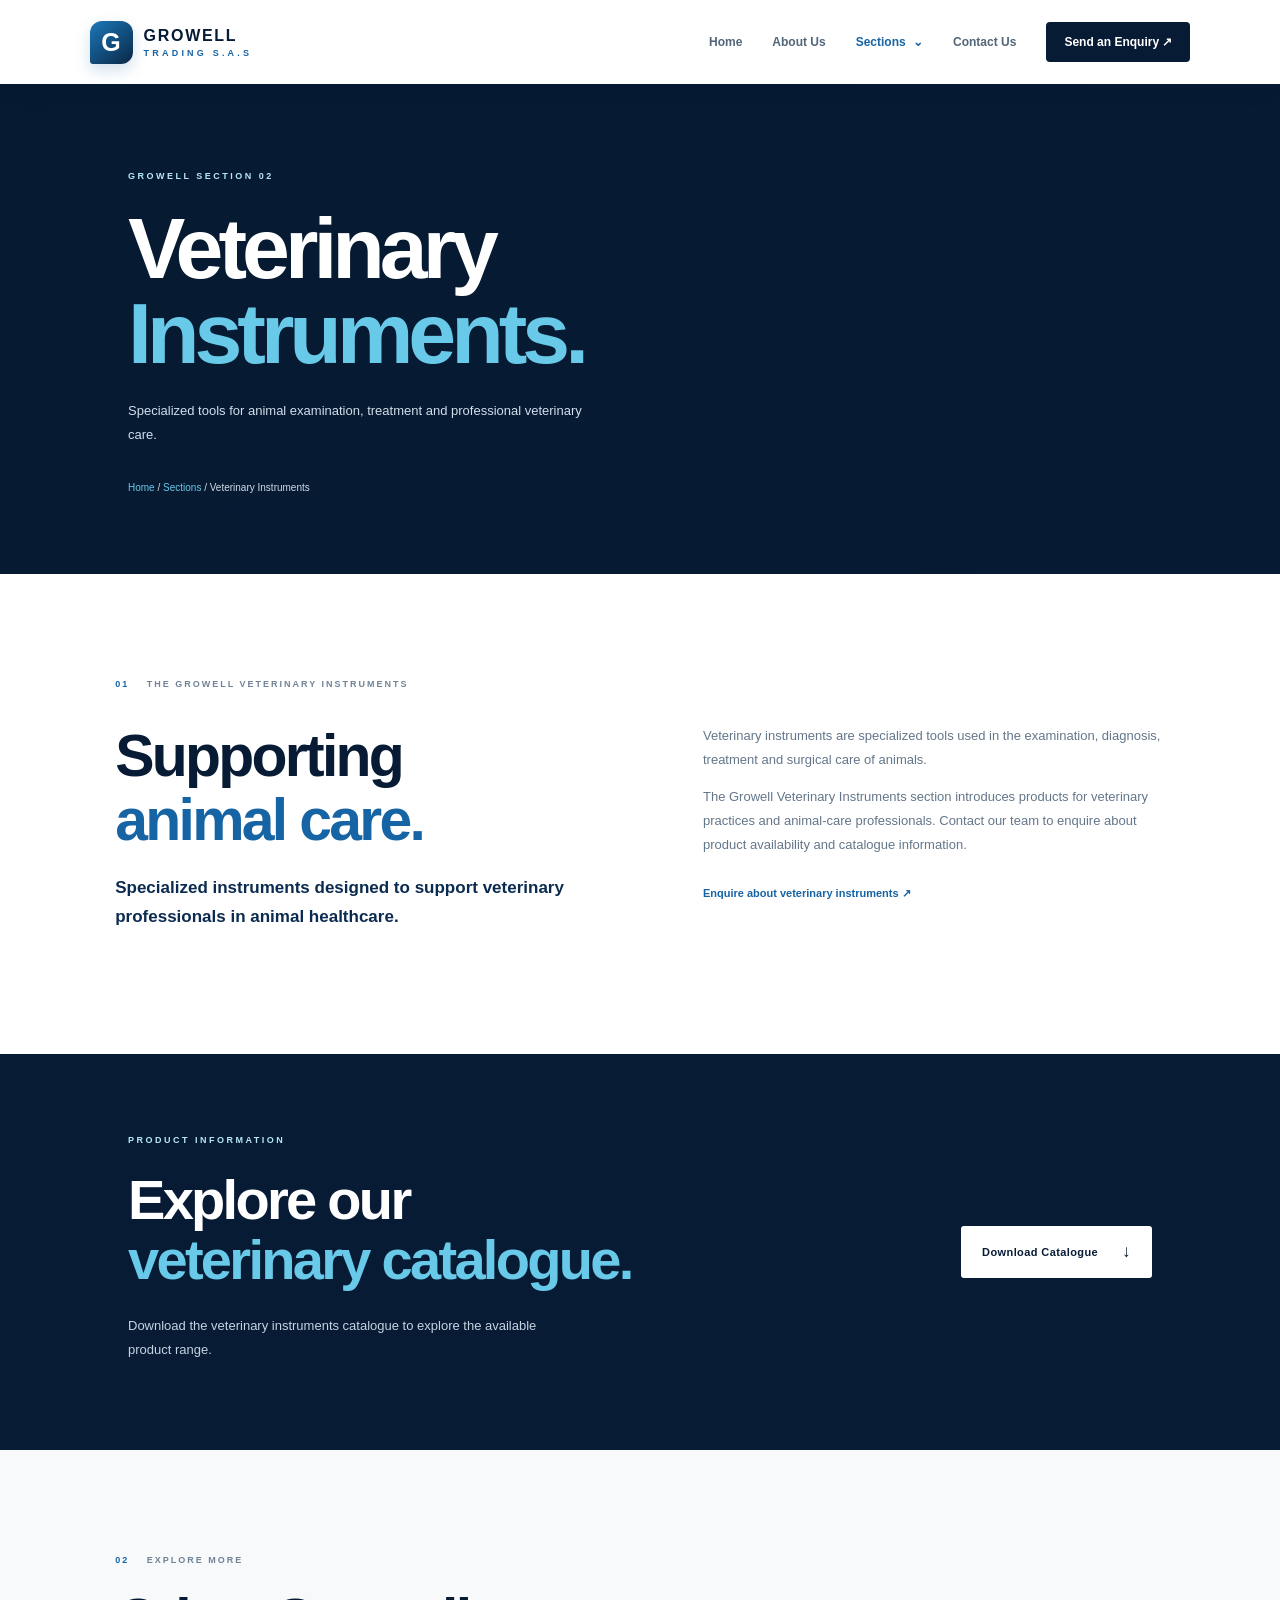
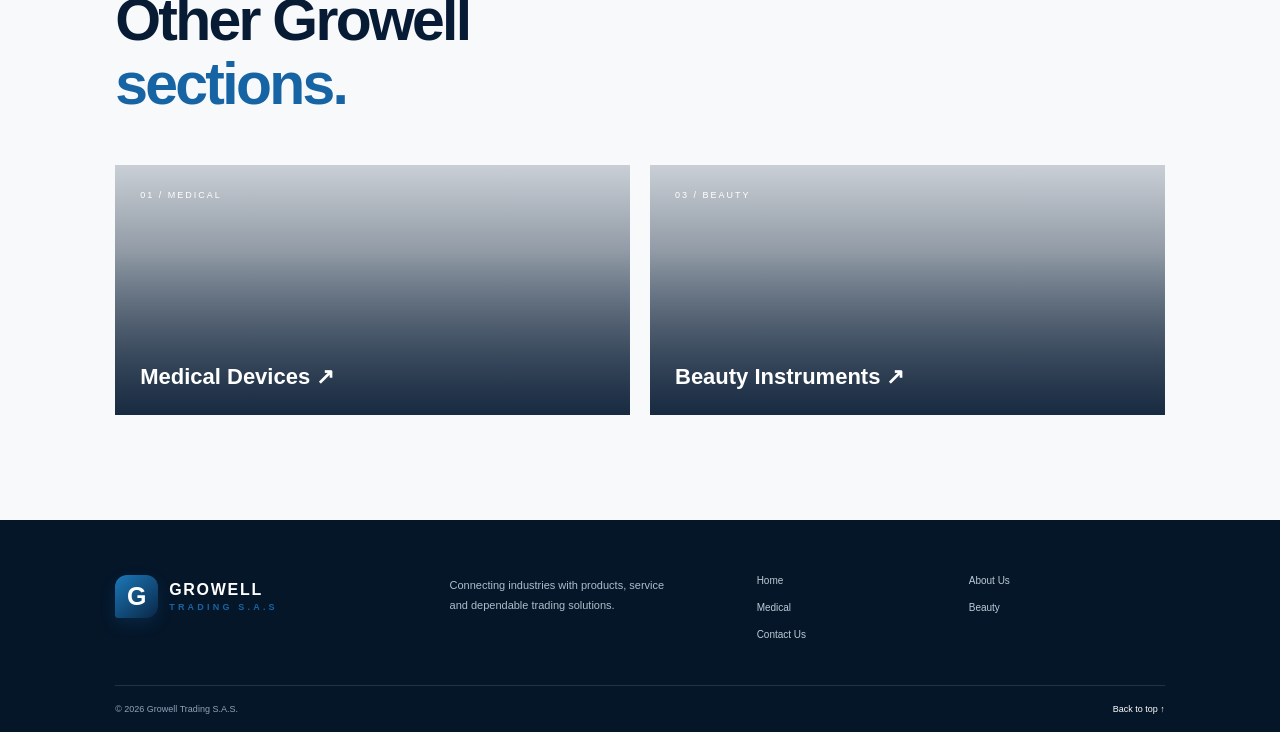
<file: veterinary.html>
<!DOCTYPE html>
<html lang="en">
<head>
  <meta charset="UTF-8">
  <meta name="viewport" content="width=device-width, initial-scale=1.0">
  <title>Veterinary Instruments | Growell Trading S.A.S</title>
  <link rel="stylesheet" href="styles.css">
  <script src="script.js" defer></script>
</head>
<body>
<header class="site-header">
  <a class="brand" href="index.html"><span class="brand-mark">G</span><span class="brand-name">GROWELL <small>TRADING S.A.S</small></span></a>
  <button class="menu-toggle" aria-label="Open navigation" aria-expanded="false"><span></span><span></span><span></span></button>
  <nav class="main-nav"><a href="index.html">Home</a><a href="about.html">About Us</a><div class="nav-dropdown"><a class="active" href="index.html#sections">Sections <span>⌄</span></a><div class="dropdown-menu"><a href="medical.html">Medical Devices</a><a href="veterinary.html">Veterinary Instruments</a><a href="beauty.html">Beauty Instruments</a></div></div><a href="contact.html">Contact Us</a><a class="nav-cta" href="contact.html">Send an Enquiry ↗</a></nav>
</header>
<main>
  <section class="page-hero veterinary-hero">
    <div class="page-hero-content"><span class="eyebrow light">GROWELL SECTION 02</span><h1>Veterinary<br><em>Instruments.</em></h1><p>Specialized tools for animal examination, treatment and professional veterinary care.</p><div class="breadcrumbs"><a href="index.html">Home</a> / <a href="index.html#sections">Sections</a> / Veterinary Instruments</div></div>
  </section>
  <section class="detail-section section-pad reveal">
    <div class="section-label"><span>01</span> THE GROWELL VETERINARY INSTRUMENTS</div>
    <div class="detail-grid">
      <div><h2>Supporting<br><span>animal care.</span></h2><p class="lead">Specialized instruments designed to support veterinary professionals in animal healthcare.</p></div>
      <div class="detail-copy"><p>Veterinary instruments are specialized tools used in the examination, diagnosis, treatment and surgical care of animals.</p><p>The Growell Veterinary Instruments section introduces products for veterinary practices and animal-care professionals. Contact our team to enquire about product availability and catalogue information.</p><a href="contact.html?subject=Veterinary%20Instruments%20Enquiry" class="arrow-link">Enquire about veterinary instruments ↗</a></div>
    </div>
  </section>
  <section class="catalogue-section reveal"><div class="catalogue-inner"><div><span class="eyebrow light">PRODUCT INFORMATION</span><h2>Explore our<br><em>veterinary catalogue.</em></h2><p>Download the veterinary instruments catalogue to explore the available product range.</p></div><a class="btn btn-light download-link" href="catalogues/veterinary-catalogue.pdf" download>Download Catalogue <span>↓</span></a></div></section>
  <section class="related-section section-pad"><div class="section-heading reveal"><div><div class="section-label"><span>02</span> EXPLORE MORE</div><h2>Other Growell<br><span>sections.</span></h2></div></div><div class="related-grid"><a href="medical.html" class="related-card medical-image"><span>01 / MEDICAL</span><strong>Medical Devices ↗</strong></a><a href="beauty.html" class="related-card beauty-image"><span>03 / BEAUTY</span><strong>Beauty Instruments ↗</strong></a></div></section>
</main>
<footer class="site-footer"><div class="footer-main"><a class="brand footer-brand" href="index.html"><span class="brand-mark">G</span><span class="brand-name">GROWELL <small>TRADING S.A.S</small></span></a><p>Connecting industries with products, service and dependable trading solutions.</p><div class="footer-links"><a href="index.html">Home</a><a href="about.html">About Us</a><a href="medical.html">Medical</a><a href="beauty.html">Beauty</a><a href="contact.html">Contact Us</a></div></div><div class="footer-bottom"><span>© <span class="year"></span> Growell Trading S.A.S.</span><a href="#">Back to top ↑</a></div></footer>
</body>
</html>
</file>
<file: styles.css>
:root {
  --navy: #071b35;
  --navy2: #0c2b50;
  --blue: #1764a5;
  --cyan: #68c9e8;
  --pale: #edf5fa;
  --paper: #f7f9fb;
  --white: #fff;
  --ink: #14283e;
  --muted: #64768a;
  --line: #dce5ed;
  --font: "DM Sans", sans-serif;
  --heading: "Manrope", sans-serif;
}

* { box-sizing: border-box; }
html { scroll-behavior: smooth; scroll-padding-top: 95px; }
body { margin: 0; font-family: var(--font); color: var(--ink); background: var(--white); }
a { color: inherit; text-decoration: none; }
button, input, select, textarea { font: inherit; }
button, a { -webkit-tap-highlight-color: transparent; }
img { max-width: 100%; }
::selection { background: var(--cyan); color: var(--navy); }

/* HEADER */
.site-header {
  height: 84px; padding: 0 7%; display: flex; align-items: center;
  justify-content: space-between; background: white; position: sticky;
  top: 0; z-index: 1000; box-shadow: 0 4px 25px #071b350c;
}
.brand { display: flex; align-items: center; gap: 11px; flex-shrink: 0; }
.brand-mark {
  width: 43px; height: 43px; display: grid; place-items: center;
  border-radius: 12px 12px 12px 3px; color: white;
  background: linear-gradient(140deg, #1c78b9, #092746);
  font: 800 25px var(--heading); box-shadow: 0 6px 15px #1764a533;
}
.brand-name { font: 800 16px var(--heading); letter-spacing: 1.7px; color: var(--navy); }
.brand-name small { display: block; font: 600 9px var(--font); letter-spacing: 3.2px; margin-top: 3px; color: var(--blue); }
.main-nav { display: flex; align-items: center; gap: 30px; height: 100%; }
.main-nav > a, .nav-dropdown > a {
  font-size: 12px; font-weight: 700; color: #526579; transition: color .25s;
}
.main-nav a:hover, .main-nav a.active { color: var(--blue); }
.nav-cta {
  background: var(--navy); color: white !important; padding: 13px 18px;
  border-radius: 4px; transition: .25s !important;
}
.nav-cta:hover { background: var(--blue); transform: translateY(-2px); }
.nav-dropdown { position: relative; height: 100%; display: flex; align-items: center; }
.nav-dropdown > a span { margin-left: 4px; }
.dropdown-menu {
  position: absolute; top: 72px; left: -15px; min-width: 220px;
  padding: 10px; background: white; box-shadow: 0 15px 40px #071b351c;
  border-radius: 7px; opacity: 0; visibility: hidden; transform: translateY(10px);
  transition: .25s;
}
.nav-dropdown:hover .dropdown-menu, .nav-dropdown:focus-within .dropdown-menu {
  opacity: 1; visibility: visible; transform: translateY(0);
}
.dropdown-menu a { display: block; padding: 12px; font-size: 12px; border-radius: 4px; }
.dropdown-menu a:hover { background: var(--pale); }
.menu-toggle { display: none; }

/* BUTTONS AND TEXT */
.btn {
  display: inline-flex; align-items: center; justify-content: center; gap: 24px;
  padding: 16px 21px; border: 0; border-radius: 3px; font-size: 11px;
  font-weight: 800; letter-spacing: .4px; transition: .3s; cursor: pointer;
}
.btn span { font-size: 17px; transition: transform .3s; }
.btn:hover { transform: translateY(-4px); box-shadow: 0 12px 25px #071b3525; }
.btn:hover span { transform: translate(3px, -2px); }
.btn-light { background: white; color: var(--navy); }
.btn-dark { background: var(--navy); color: white; }
.btn-dark:hover { background: var(--blue); }
.eyebrow { font-size: 9px; font-weight: 800; letter-spacing: 2.5px; color: var(--blue); }
.eyebrow.light { color: #b7e7f7; }
.section-pad { padding: 105px 9%; }
.section-label { font-size: 9px; font-weight: 800; letter-spacing: 2px; color: #718397; }
.section-label span { color: var(--blue); margin-right: 13px; }
h1, h2, h3 { font-family: var(--heading); }
h2 { font-size: clamp(35px, 4.6vw, 61px); letter-spacing: -2.7px; line-height: 1.08; color: var(--navy); margin: 23px 0; }
h2 span { color: var(--blue); }
p { line-height: 1.85; color: var(--muted); font-size: 13px; }
.lead { font-size: 17px; line-height: 1.7; color: var(--navy2); font-weight: 600; }
.arrow-link { display: inline-flex; gap: 18px; align-items: center; font-size: 11px; font-weight: 800; color: var(--blue); margin-top: 17px; }
.arrow-link span { font-size: 17px; transition: .25s; }
.arrow-link:hover span { transform: translate(4px, -3px); }

/* HOMEPAGE HERO SLIDER */
.hero { min-height: 650px; height: min(740px, calc(100vh - 84px)); position: relative; overflow: hidden; background: var(--navy); color: white; }
.hero-slides, .hero-slide { position: absolute; inset: 0; }
.hero-slide {
  display: flex; align-items: center; padding: 7% 10%;
  opacity: 0; visibility: hidden; transform: scale(1.04);
  transition: opacity 1s, transform 6s, visibility 1s;
  background-color: var(--navy);
  background-image: linear-gradient(90deg, #061a32 0%, #071b35ed 38%, #071b3570 100%), url("https://images.unsplash.com/photo-1584982751601-97dcc096659c?auto=format&fit=crop&w=1900&q=85");
  background-position: center; background-size: cover;
}
.hero-slide.active { opacity: 1; visibility: visible; transform: scale(1); z-index: 1; }
.hero-veterinary {
  background-image: linear-gradient(90deg, #061a32 0%, #071b35ed 38%, #071b3560 100%), url("https://images.unsplash.com/photo-1576091160399-112ba8d25d1d?auto=format&fit=crop&w=1900&q=85");
}
.hero-beauty {
  background-image: linear-gradient(90deg, #061a32 0%, #071b35e8 38%, #071b3560 100%), url("https://images.unsplash.com/photo-1608248543803-ba4f8c70ae0b?auto=format&fit=crop&w=1900&q=85");
}
.hero-content { max-width: 620px; position: relative; z-index: 2; }
.hero-content h1, .page-hero h1 {
  font-size: clamp(52px, 7.5vw, 100px); line-height: .99; letter-spacing: -5px;
  margin: 23px 0; color: white;
}
.hero-content h1 em, .page-hero h1 em, .statement h2 em, .catalogue-inner h2 em {
  font-style: normal; color: var(--cyan);
}
.hero-content p { max-width: 470px; color: #d0dce8; font-size: 14px; margin-bottom: 29px; }
.hero-actions { display: flex; align-items: center; flex-wrap: wrap; gap: 25px; }
.text-link { font-size: 11px; font-weight: 700; }
.light-link { color: white; }
.hero-bottom {
  position: absolute; z-index: 5; bottom: 0; left: 0; right: 0;
  padding: 18px 9%; display: flex; align-items: center; gap: 25px;
  background: #06172a9c; backdrop-filter: blur(8px);
}
.slide-controls { display: flex; align-items: center; gap: 14px; }
.slide-controls button {
  border: 1px solid #ffffff55; background: transparent; color: white;
  width: 34px; height: 34px; border-radius: 50%; cursor: pointer; transition: .2s;
}
.slide-controls button:hover { background: white; color: var(--navy); }
.slide-count { color: #a9bbca; font-size: 10px; }
.slide-count b { color: white; }
.slide-progress { height: 2px; background: #ffffff45; flex: 1; }
.slide-progress span { display: block; height: 100%; width: 0; background: var(--cyan); }
.slide-progress span.playing { animation: progress 6s linear forwards; }
@keyframes progress { to { width: 100%; } }
.hero-caption { color: #d4e0ea; font-size: 9px; letter-spacing: 2px; }
.hero-decoration { position: absolute; right: 6%; top: 8%; font: 800 400px var(--heading); color: #ffffff08; }

/* INTRO */
.intro { background: white; }
.intro-grid { display: grid; grid-template-columns: 1fr 1fr; gap: 10%; margin-top: 30px; }
.intro-grid h2 { margin: 0; }
.intro-copy p { margin-top: 0; }
.intro-line { height: 1px; background: var(--line); margin: 60px 0 28px; }
.intro-values { display: grid; grid-template-columns: repeat(3, 1fr); gap: 30px; }
.intro-values div { display: grid; grid-template-columns: 35px 1fr; }
.intro-values span { color: var(--blue); font-size: 10px; font-weight: 800; }
.intro-values strong { font: 700 14px var(--heading); color: var(--navy); }
.intro-values small { grid-column: 2; font-size: 10px; color: var(--muted); margin-top: 5px; }

/* SECTION CARDS */
.sections-section { background: var(--paper); }
.section-heading { display: flex; justify-content: space-between; align-items: end; gap: 35px; margin-bottom: 50px; }
.section-heading h2 { margin-bottom: 0; }
.section-heading > p { max-width: 340px; margin-bottom: 6px; }
.feature-card {
  display: grid; grid-template-columns: 1.08fr .92fr; min-height: 390px;
  background: white; margin: 0 0 25px; overflow: hidden;
  box-shadow: 0 10px 35px #071b3508;
}
.feature-card.reverse { grid-template-columns: .92fr 1.08fr; }
.feature-card.reverse .feature-image { order: 2; }
.feature-card.reverse .feature-info { order: 1; }
.feature-image { position: relative; min-height: 370px; background-size: cover; background-position: center; transition: background-size .5s; }
.medical-image { background-image: linear-gradient(0deg, #061a3270, transparent 65%), url("https://images.unsplash.com/photo-1584982751601-97dcc096659c?auto=format&fit=crop&w=1200&q=85"); }
.veterinary-image { background-image: linear-gradient(0deg, #061a3270, transparent 65%), url("https://images.unsplash.com/photo-1576091160399-112ba8d25d1d?auto=format&fit=crop&w=1200&q=85"); }
.beauty-image { background-image: linear-gradient(0deg, #061a3270, transparent 65%), url("https://images.unsplash.com/photo-1608248543803-ba4f8c70ae0b?auto=format&fit=crop&w=1200&q=85"); }
.image-index, .image-tag { position: absolute; color: white; font-size: 9px; font-weight: 800; letter-spacing: 1.8px; }
.image-index { top: 25px; left: 25px; }
.image-tag { bottom: 25px; left: 25px; }
.feature-info { padding: 55px 11%; display: flex; flex-direction: column; align-items: flex-start; justify-content: center; }
.feature-info h3 { font-size: clamp(28px, 3vw, 40px); letter-spacing: -1.6px; line-height: 1.15; color: var(--navy); margin: 18px 0 8px; }
.feature-info p { margin-bottom: 24px; }
.feature-info .btn { margin-top: auto; }

/* STATEMENT BANNER */
.statement {
  position: relative; overflow: hidden; background: var(--navy);
  padding: 105px 10%; color: white;
}
.statement-inner { max-width: 650px; position: relative; z-index: 2; }
.statement h2 { color: white; font-size: clamp(42px, 6vw, 75px); }
.statement p { color: #c1d0df; max-width: 450px; margin-bottom: 28px; }
.statement-orbit {
  width: 470px; height: 470px; border: 1px solid #ffffff18; border-radius: 50%;
  position: absolute; right: 8%; top: -35px;
  box-shadow: 0 0 0 60px #ffffff06, 0 0 0 120px #ffffff04;
}
.statement-orbit::after {
  content: ""; position: absolute; width: 180px; height: 180px;
  border: 1px solid #68c9e866; border-radius: 50%; top: 35%; left: 30%;
}

/* HOME CONTACT */
.home-contact-grid { display: grid; grid-template-columns: 1fr 1fr; gap: 12%; margin-top: 35px; }
.home-contact-grid h2 { margin-top: 0; }
.home-contact-grid > div:first-child p { max-width: 400px; margin-bottom: 25px; }
.contact-mini { border-top: 1px solid var(--line); }
.contact-mini div { padding: 19px 0; border-bottom: 1px solid var(--line); display: flex; flex-direction: column; gap: 8px; }
.contact-mini small, .contact-item small { font-size: 9px; letter-spacing: 1.7px; color: var(--blue); font-weight: 800; }
.contact-mini strong { font-size: 12px; color: var(--navy); }

/* PAGE HEROES */
.page-hero {
  min-height: 490px; display: flex; align-items: center; padding: 70px 10%;
  background-color: var(--navy); background-size: cover; background-position: center;
  position: relative; overflow: hidden;
}
.page-hero::after { content: ""; position: absolute; inset: 0; background: linear-gradient(90deg, #061a32f5 0%, #061a32b8 60%, #061a3250); }
.page-hero-content { position: relative; z-index: 2; max-width: 680px; }
.page-hero h1 { font-size: clamp(55px, 7vw, 86px); }
.page-hero p { color: #d1dfeb; max-width: 460px; }
.about-hero { background-image: url("https://images.unsplash.com/photo-1497366754035-f200968a6e72?auto=format&fit=crop&w=1800&q=85"); }
.medical-hero { background-image: url("https://images.unsplash.com/photo-1584982751601-97dcc096659c?auto=format&fit=crop&w=1800&q=85"); }
.veterinary-hero { background-image: url("https://images.unsplash.com/photo-1576091160399-112ba8d25d1d?auto=format&fit=crop&w=1800&q=85"); }
.beauty-hero { background-image: url("https://images.unsplash.com/photo-1608248543803-ba4f8c70ae0b?auto=format&fit=crop&w=1800&q=85"); }
.contact-hero { background-image: url("https://images.unsplash.com/photo-1497366811353-6870744d04b2?auto=format&fit=crop&w=1800&q=85"); }
.breadcrumbs { margin-top: 35px; color: #d0dce8; font-size: 10px; }
.breadcrumbs a { color: var(--cyan); }

/* ABOUT AND DETAILS */
.about-story { background: white; }
.values-section { background: var(--paper); }
.values-grid { display: grid; grid-template-columns: repeat(4, 1fr); gap: 15px; }
.value-card { background: white; padding: 28px 23px; border: 1px solid #e8eef3; transition: .3s; }
.value-card:hover { transform: translateY(-7px); box-shadow: 0 15px 35px #071b3510; border-color: var(--cyan); }
.value-card > span { color: var(--blue); font-size: 10px; font-weight: 800; }
.value-card h3 { color: var(--navy); font-size: 19px; margin: 27px 0 8px; }
.value-card p { font-size: 11px; }
.detail-section { background: white; }
.detail-grid { display: grid; grid-template-columns: 1fr 1fr; gap: 12%; margin-top: 35px; }
.detail-grid h2 { margin-top: 0; }
.detail-copy p:first-child { margin-top: 0; }
.catalogue-section { background: var(--navy); padding: 75px 10%; overflow: hidden; position: relative; }
.catalogue-inner { display: flex; justify-content: space-between; align-items: center; gap: 35px; position: relative; z-index: 1; }
.catalogue-inner h2 { color: white; font-size: clamp(36px, 4.5vw, 56px); }
.catalogue-inner p { color: #c5d3e1; max-width: 430px; }
.related-section { background: var(--paper); }
.related-grid { display: grid; grid-template-columns: 1fr 1fr; gap: 20px; }
.related-card { min-height: 250px; padding: 25px; display: flex; flex-direction: column; justify-content: space-between; color: white; background-size: cover; background-position: center; position: relative; overflow: hidden; }
.related-card::before { content: ""; position: absolute; inset: 0; background: linear-gradient(0deg, #061a32dd, #061a3230); transition: .3s; }
.related-card:hover::before { background: linear-gradient(0deg, #0b4b7ddd, #061a3250); }
.related-card span, .related-card strong { position: relative; z-index: 1; }
.related-card span { font-size: 9px; letter-spacing: 2px; }
.related-card strong { font: 700 22px var(--heading); }

/* CONTACT FORM */
.contact-section { background: var(--paper); }
.contact-layout { display: grid; grid-template-columns: .85fr 1.15fr; gap: 10%; align-items: start; }
.contact-details h2 { margin-bottom: 10px; }
.contact-details > p { max-width: 390px; }
.contact-item { border-top: 1px solid var(--line); padding: 18px 0; margin-top: 8px; display: flex; flex-direction: column; gap: 8px; }
.contact-item a, .contact-item p { color: var(--navy); font-weight: 700; font-size: 12px; margin: 0; }
.enquiry-form { background: white; padding: 42px; box-shadow: 0 15px 50px #071b350b; }
.enquiry-form h3 { color: var(--navy); font-size: 29px; margin: 12px 0 0; }
.enquiry-form > p { margin: 6px 0 25px; }
.enquiry-form label { display: block; color: var(--navy); font-size: 10px; font-weight: 800; margin: 17px 0 8px; }
.enquiry-form input, .enquiry-form select, .enquiry-form textarea {
  width: 100%; padding: 13px 14px; border: 1px solid var(--line);
  background: #fbfcfd; outline: none; color: var(--ink); border-radius: 3px; font-size: 12px;
}
.enquiry-form input:focus, .enquiry-form select:focus, .enquiry-form textarea:focus { border-color: var(--blue); box-shadow: 0 0 0 3px #1764a515; }
.enquiry-form textarea { resize: vertical; }
.form-submit { margin-top: 20px; width: 100%; }
.form-note { display: block; margin-top: 13px; font-size: 10px; color: var(--muted); line-height: 1.6; }

/* FOOTER */
.site-footer { background: #051629; color: white; padding: 55px 9% 0; }
.footer-main { display: grid; grid-template-columns: 1.1fr 1fr 1.5fr; align-items: start; gap: 35px; padding-bottom: 45px; }
.footer-brand .brand-name { color: white; }
.footer-main > p { font-size: 11px; max-width: 230px; color: #aebdcb; margin: 0; }
.footer-links { display: grid; grid-template-columns: 1fr 1fr; gap: 16px; }
.footer-links a { font-size: 10px; color: #bdcad6; transition: .2s; }
.footer-links a:hover { color: var(--cyan); }
.footer-bottom { border-top: 1px solid #ffffff20; padding: 18px 0; display: flex; justify-content: space-between; gap: 20px; color: #91a4b7; font-size: 9px; }
.footer-bottom a { color: white; }

/* SCROLL ANIMATIONS */
.reveal { opacity: 0; transform: translateY(30px); transition: opacity .75s ease, transform .75s ease; }
.reveal.visible { opacity: 1; transform: translateY(0); }
.feature-card:nth-of-type(2) { transition-delay: .08s; }
.feature-card:nth-of-type(3) { transition-delay: .15s; }
@media (prefers-reduced-motion: reduce) {
  *, *::before, *::after { scroll-behavior: auto !important; animation-duration: .01ms !important; transition-duration: .01ms !important; }
}

/* RESPONSIVE DESIGN */
@media (max-width: 1000px) {
  .site-header { padding: 0 5%; }
  .main-nav { gap: 17px; }
  .main-nav > a, .nav-dropdown > a { font-size: 11px; }
  .section-pad { padding: 85px 7%; }
  .feature-info { padding: 40px 8%; }
  .footer-main { grid-template-columns: 1fr 1fr; }
  .footer-links { grid-column: 1 / -1; }
}
@media (max-width: 760px) {
  .site-header { height: 72px; padding: 0 6%; }
  .brand-mark { width: 38px; height: 38px; }
  .brand-name { font-size: 14px; }
  .menu-toggle {
    display: flex; flex-direction: column; gap: 5px; padding: 9px;
    border: 0; background: transparent; cursor: pointer;
  }
  .menu-toggle span { width: 23px; height: 2px; background: var(--navy); transition: .25s; }
  .menu-toggle.open span:first-child { transform: translateY(7px) rotate(45deg); }
  .menu-toggle.open span:nth-child(2) { opacity: 0; }
  .menu-toggle.open span:last-child { transform: translateY(-7px) rotate(-45deg); }
  .main-nav {
    position: absolute; top: 72px; left: 0; right: 0; height: auto;
    padding: 15px 6% 25px; display: flex; flex-direction: column;
    align-items: stretch; gap: 0; background: white; box-shadow: 0 20px 25px #071b3512;
    opacity: 0; visibility: hidden; transform: translateY(-10px); transition: .25s;
  }
  .main-nav.open { opacity: 1; visibility: visible; transform: translateY(0); }
  .main-nav > a, .nav-dropdown > a { display: block; padding: 14px 0; font-size: 13px; }
  .nav-cta { text-align: center; margin-top: 10px; padding: 14px !important; }
  .nav-dropdown { display: block; height: auto; }
  .dropdown-menu { position: static; display: none; opacity: 1; visibility: visible; transform: none; box-shadow: none; background: var(--paper); padding: 5px 12px; }
  .nav-dropdown:hover .dropdown-menu, .nav-dropdown:focus-within .dropdown-menu { display: block; }
  .hero { height: 650px; min-height: 570px; }
  .hero-slide { padding: 60px 7%; background-position: 62% center; }
  .hero-content h1 { font-size: clamp(50px, 12vw, 75px); letter-spacing: -3px; }
  .hero-content p { font-size: 12px; }
  .hero-bottom { padding: 13px 6%; gap: 13px; }
  .hero-caption { display: none; }
  .section-pad { padding: 70px 7%; }
  .intro-grid, .detail-grid, .home-contact-grid, .contact-layout { grid-template-columns: 1fr; gap: 25px; }
  .intro-values { gap: 15px; }
  .intro-values div { grid-template-columns: 25px 1fr; }
  .intro-values strong { font-size: 12px; }
  .intro-values small { font-size: 9px; }
  .section-heading { align-items: flex-start; flex-direction: column; gap: 10px; }
  .feature-card, .feature-card.reverse { grid-template-columns: 1fr; }
  .feature-card.reverse .feature-image, .feature-card.reverse .feature-info { order: initial; }
  .feature-image { min-height: 260px; }
  .feature-info { padding: 35px 8%; min-height: 300px; }
  .statement { padding: 75px 7%; }
  .statement-orbit { right: -250px; opacity: .6; }
  .page-hero { min-height: 440px; padding: 65px 7%; }
  .page-hero h1 { font-size: 58px; letter-spacing: -3px; }
  .values-grid { grid-template-columns: 1fr 1fr; }
  .catalogue-inner { align-items: flex-start; flex-direction: column; }
  .related-grid { grid-template-columns: 1fr; }
  .contact-layout { gap: 45px; }
  .enquiry-form { padding: 28px 22px; }
  .footer-main { grid-template-columns: 1fr; gap: 20px; }
  .footer-links { grid-column: auto; }
}
@media (max-width: 420px) {
  .intro-values { grid-template-columns: 1fr; gap: 20px; }
  .values-grid { grid-template-columns: 1fr; }
  .hero-actions { align-items: flex-start; flex-direction: column; gap: 18px; }
  .footer-bottom { flex-direction: column; }
}
</file>
